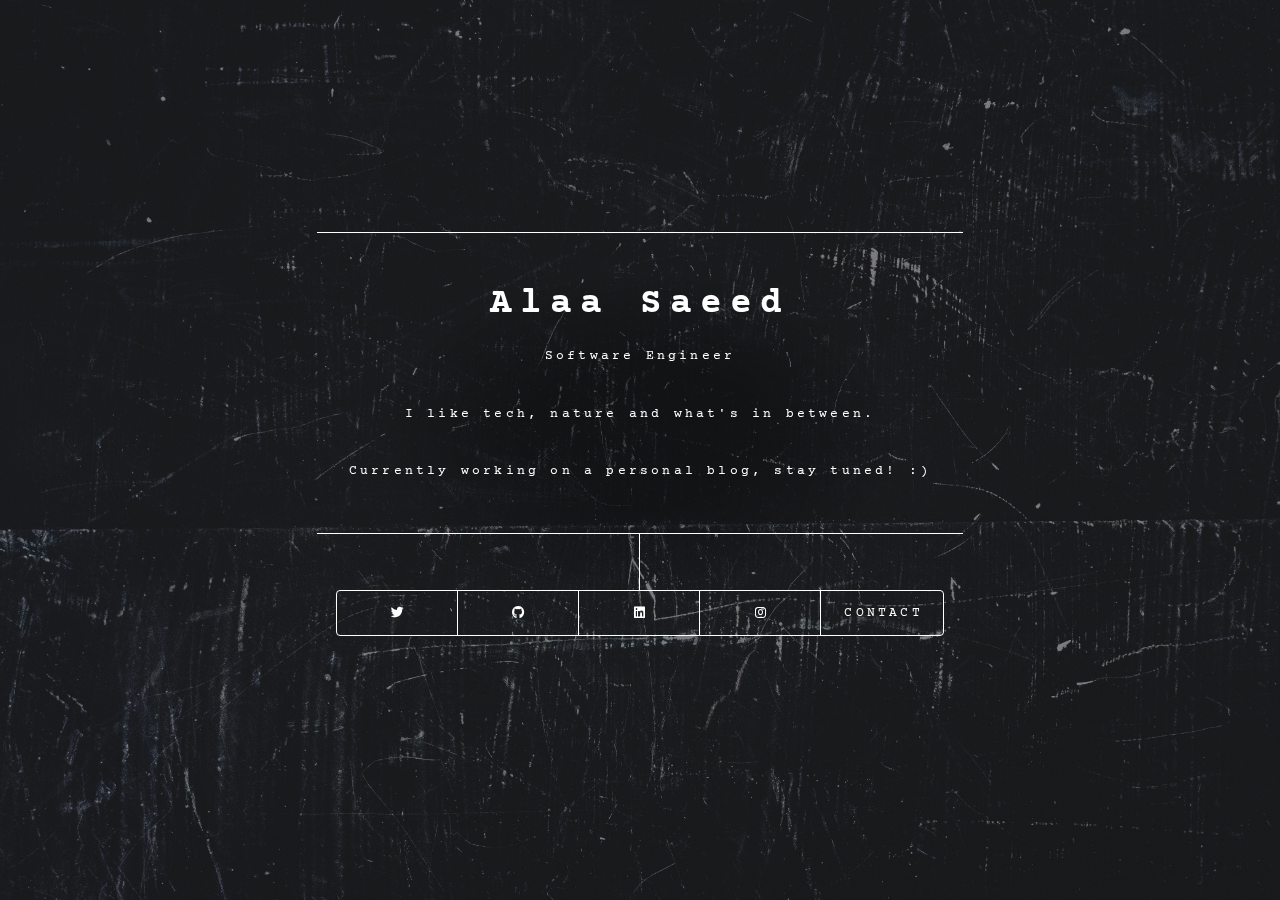
<file: index.html>
<!DOCTYPE HTML>

<html>
	<head>
		<title>Alaa Saeed</title>
		<meta charset="utf-8" />
		<meta name="viewport" content="width=device-width, initial-scale=1, user-scalable=no" />
		<link rel="stylesheet" href="assets/css/main.css" />
		<noscript><link rel="stylesheet" href="assets/css/noscript.css" /></noscript>
	</head>
	<body class="is-preload">

		<!-- Wrapper -->
			<div id="wrapper">

				<!-- Header -->
					<header id="header">

						<div class="content">
							<div class="inner">
								<h1>Alaa Saeed</h1>
								<p>Software Engineer</p>
								<p>I like tech, nature and what's in between.</p>
								<p> Currently working on a personal blog, stay tuned! :)</p>
							</div>
						</div>
						<nav>
							<ul>
								<li><a href="https://twitter.com/alsaedwy" class="icon brands fa-twitter"><span class="label">Twitter</span></a></li>
								<li><a href="https://github.com/alsaedwy" class="icon brands fa-github"><span class="label">Twitter</span></a></li>
								<li><a href="https://linkedin.com/in/alsaedwy" class="icon brands fa-linkedin"><span class="label">Twitter</span></a></li>
								<li><a href="https://www.instagram.com/alsaedwy/" class="icon brands fa-instagram"><span class="label">Instagram</span></a></li>
								<li><a href="#contact">Contact</a></li>
								<!--<li><a href="#elements">Elements</a></li>-->
							</ul>
						</nav>
					</header>

				<!-- Main -->
					<div id="main">

						<!-- Intro -->
							<article id="intro">
								<h2 class="major">Intro</h2>
								<span class="image main"><img src="images/pic01.jpg" alt="" /></span>
							</article>

						<!-- Work -->
							<article id="work">
								<h2 class="major">Work</h2>
								<span class="image main"><img src="images/pic02.jpg" alt="" /></span>
							</article>

						<!-- About -->
							<article id="contact">
								<h2 class="major">E-mail</h2>
								<p>alsaedwy@pm.me</p>
							</article>



						<!-- Elements -->
							<article id="elements">
								<h2 class="major">Elements</h2>

								<section>
									<h3 class="major">Text</h3>
									<p>This is <b>bold</b> and this is <strong>strong</strong>. This is <i>italic</i> and this is <em>emphasized</em>.
									This is <sup>superscript</sup> text and this is <sub>subscript</sub> text.
									This is <u>underlined</u> and this is code: <code>for (;;) { ... }</code>. Finally, <a href="#">this is a link</a>.</p>
									<hr />
									<h2>Heading Level 2</h2>
									<h3>Heading Level 3</h3>
									<h4>Heading Level 4</h4>
									<h5>Heading Level 5</h5>
									<h6>Heading Level 6</h6>
									<hr />
									<h4>Blockquote</h4>
									<blockquote>Fringilla nisl. Donec accumsan interdum nisi, quis tincidunt felis sagittis eget tempus euismod. Vestibulum ante ipsum primis in faucibus vestibulum. Blandit adipiscing eu felis iaculis volutpat ac adipiscing accumsan faucibus. Vestibulum ante ipsum primis in faucibus lorem ipsum dolor sit amet nullam adipiscing eu felis.</blockquote>
									<h4>Preformatted</h4>
									<pre><code>i = 0;

while (!deck.isInOrder()) {
    print 'Iteration ' + i;
    deck.shuffle();
    i++;
}

print 'It took ' + i + ' iterations to sort the deck.';</code></pre>
								</section>

								<section>
									<h3 class="major">Lists</h3>

									<h4>Unordered</h4>
									<ul>
										<li>Dolor pulvinar etiam.</li>
										<li>Sagittis adipiscing.</li>
										<li>Felis enim feugiat.</li>
									</ul>

									<h4>Alternate</h4>
									<ul class="alt">
										<li>Dolor pulvinar etiam.</li>
										<li>Sagittis adipiscing.</li>
										<li>Felis enim feugiat.</li>
									</ul>

									<h4>Ordered</h4>
									<ol>
										<li>Dolor pulvinar etiam.</li>
										<li>Etiam vel felis viverra.</li>
										<li>Felis enim feugiat.</li>
										<li>Dolor pulvinar etiam.</li>
										<li>Etiam vel felis lorem.</li>
										<li>Felis enim et feugiat.</li>
									</ol>
									<h4>Icons</h4>
									<ul class="icons">
										<li><a href="#" class="icon brands fa-twitter"><span class="label">Twitter</span></a></li>
										<li><a href="#" class="icon brands fa-facebook-f"><span class="label">Facebook</span></a></li>
										<li><a href="#" class="icon brands fa-instagram"><span class="label">Instagram</span></a></li>
										<li><a href="#" class="icon brands fa-github"><span class="label">Github</span></a></li>
									</ul>

									<h4>Actions</h4>
									<ul class="actions">
										<li><a href="#" class="button primary">Default</a></li>
										<li><a href="#" class="button">Default</a></li>
									</ul>
									<ul class="actions stacked">
										<li><a href="#" class="button primary">Default</a></li>
										<li><a href="#" class="button">Default</a></li>
									</ul>
								</section>

								<section>
									<h3 class="major">Table</h3>
									<h4>Default</h4>
									<div class="table-wrapper">
										<table>
											<thead>
												<tr>
													<th>Name</th>
													<th>Description</th>
													<th>Price</th>
												</tr>
											</thead>
											<tbody>
												<tr>
													<td>Item One</td>
													<td>Ante turpis integer aliquet porttitor.</td>
													<td>29.99</td>
												</tr>
												<tr>
													<td>Item Two</td>
													<td>Vis ac commodo adipiscing arcu aliquet.</td>
													<td>19.99</td>
												</tr>
												<tr>
													<td>Item Three</td>
													<td> Morbi faucibus arcu accumsan lorem.</td>
													<td>29.99</td>
												</tr>
												<tr>
													<td>Item Four</td>
													<td>Vitae integer tempus condimentum.</td>
													<td>19.99</td>
												</tr>
												<tr>
													<td>Item Five</td>
													<td>Ante turpis integer aliquet porttitor.</td>
													<td>29.99</td>
												</tr>
											</tbody>
											<tfoot>
												<tr>
													<td colspan="2"></td>
													<td>100.00</td>
												</tr>
											</tfoot>
										</table>
									</div>

									<h4>Alternate</h4>
									<div class="table-wrapper">
										<table class="alt">
											<thead>
												<tr>
													<th>Name</th>
													<th>Description</th>
													<th>Price</th>
												</tr>
											</thead>
											<tbody>
												<tr>
													<td>Item One</td>
													<td>Ante turpis integer aliquet porttitor.</td>
													<td>29.99</td>
												</tr>
												<tr>
													<td>Item Two</td>
													<td>Vis ac commodo adipiscing arcu aliquet.</td>
													<td>19.99</td>
												</tr>
												<tr>
													<td>Item Three</td>
													<td> Morbi faucibus arcu accumsan lorem.</td>
													<td>29.99</td>
												</tr>
												<tr>
													<td>Item Four</td>
													<td>Vitae integer tempus condimentum.</td>
													<td>19.99</td>
												</tr>
												<tr>
													<td>Item Five</td>
													<td>Ante turpis integer aliquet porttitor.</td>
													<td>29.99</td>
												</tr>
											</tbody>
											<tfoot>
												<tr>
													<td colspan="2"></td>
													<td>100.00</td>
												</tr>
											</tfoot>
										</table>
									</div>
								</section>

								<section>
									<h3 class="major">Buttons</h3>
									<ul class="actions">
										<li><a href="#" class="button primary">Primary</a></li>
										<li><a href="#" class="button">Default</a></li>
									</ul>
									<ul class="actions">
										<li><a href="#" class="button">Default</a></li>
										<li><a href="#" class="button small">Small</a></li>
									</ul>
									<ul class="actions">
										<li><a href="#" class="button primary icon solid fa-download">Icon</a></li>
										<li><a href="#" class="button icon solid fa-download">Icon</a></li>
									</ul>
									<ul class="actions">
										<li><span class="button primary disabled">Disabled</span></li>
										<li><span class="button disabled">Disabled</span></li>
									</ul>
								</section>

								<section>
									<h3 class="major">Form</h3>
									<form method="post" action="#">
										<div class="fields">
											<div class="field half">
												<label for="demo-name">Name</label>
												<input type="text" name="demo-name" id="demo-name" value="" placeholder="Jane Doe" />
											</div>
											<div class="field half">
												<label for="demo-email">Email</label>
												<input type="email" name="demo-email" id="demo-email" value="" placeholder="jane@untitled.tld" />
											</div>
											<div class="field">
												<label for="demo-category">Category</label>
												<select name="demo-category" id="demo-category">
													<option value="">-</option>
													<option value="1">Manufacturing</option>
													<option value="1">Shipping</option>
													<option value="1">Administration</option>
													<option value="1">Human Resources</option>
												</select>
											</div>
											<div class="field half">
												<input type="radio" id="demo-priority-low" name="demo-priority" checked>
												<label for="demo-priority-low">Low</label>
											</div>
											<div class="field half">
												<input type="radio" id="demo-priority-high" name="demo-priority">
												<label for="demo-priority-high">High</label>
											</div>
											<div class="field half">
												<input type="checkbox" id="demo-copy" name="demo-copy">
												<label for="demo-copy">Email me a copy</label>
											</div>
											<div class="field half">
												<input type="checkbox" id="demo-human" name="demo-human" checked>
												<label for="demo-human">Not a robot</label>
											</div>
											<div class="field">
												<label for="demo-message">Message</label>
												<textarea name="demo-message" id="demo-message" placeholder="Enter your message" rows="6"></textarea>
											</div>
										</div>
										<ul class="actions">
											<li><input type="submit" value="Send Message" class="primary" /></li>
											<li><input type="reset" value="Reset" /></li>
										</ul>
									</form>
								</section>

							</article>

					</div>

				<!-- Footer -->
					<footer id="footer">	</footer>

			</div>

		<!-- BG -->
			<div id="bg"></div>

		<!-- Scripts -->
			<script src="assets/js/jquery.min.js"></script>
			<script src="assets/js/browser.min.js"></script>
			<script src="assets/js/breakpoints.min.js"></script>
			<script src="assets/js/util.js"></script>
			<script src="assets/js/main.js"></script>

	</body>
</html>
</file>
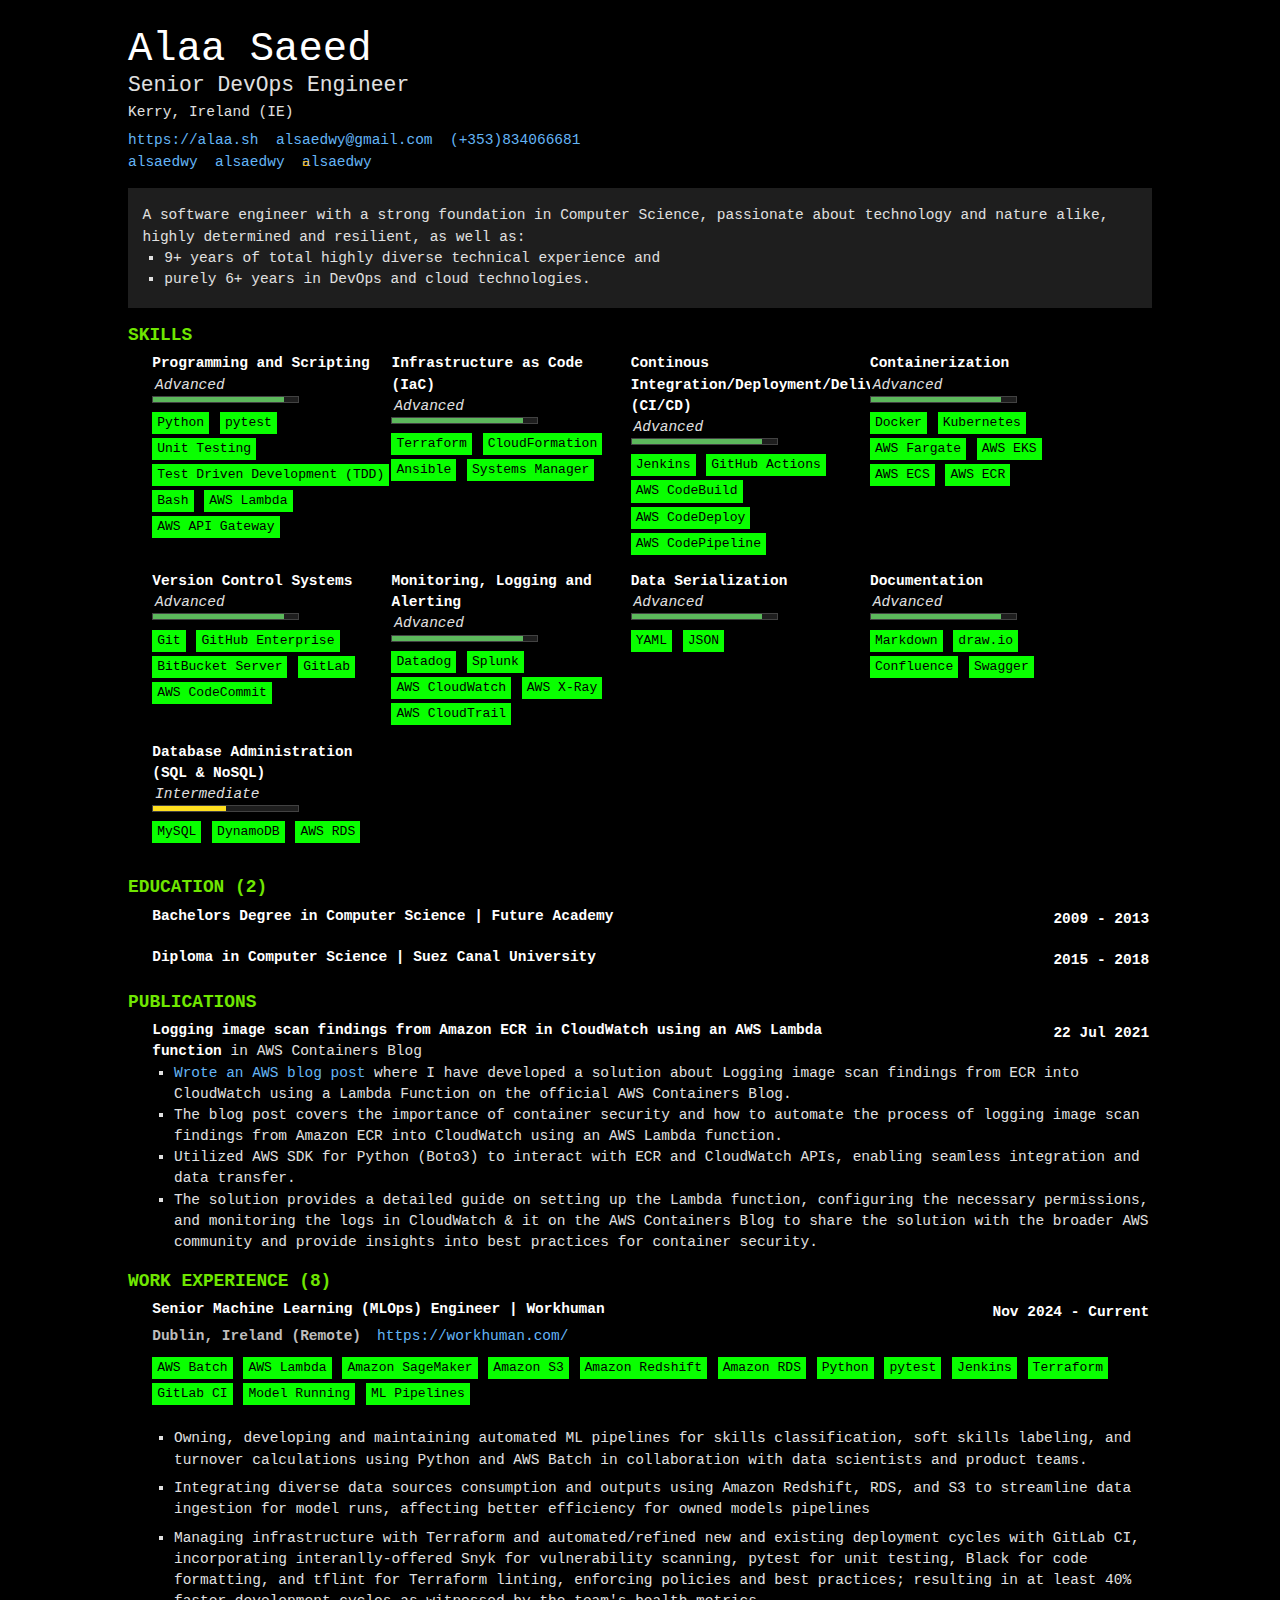
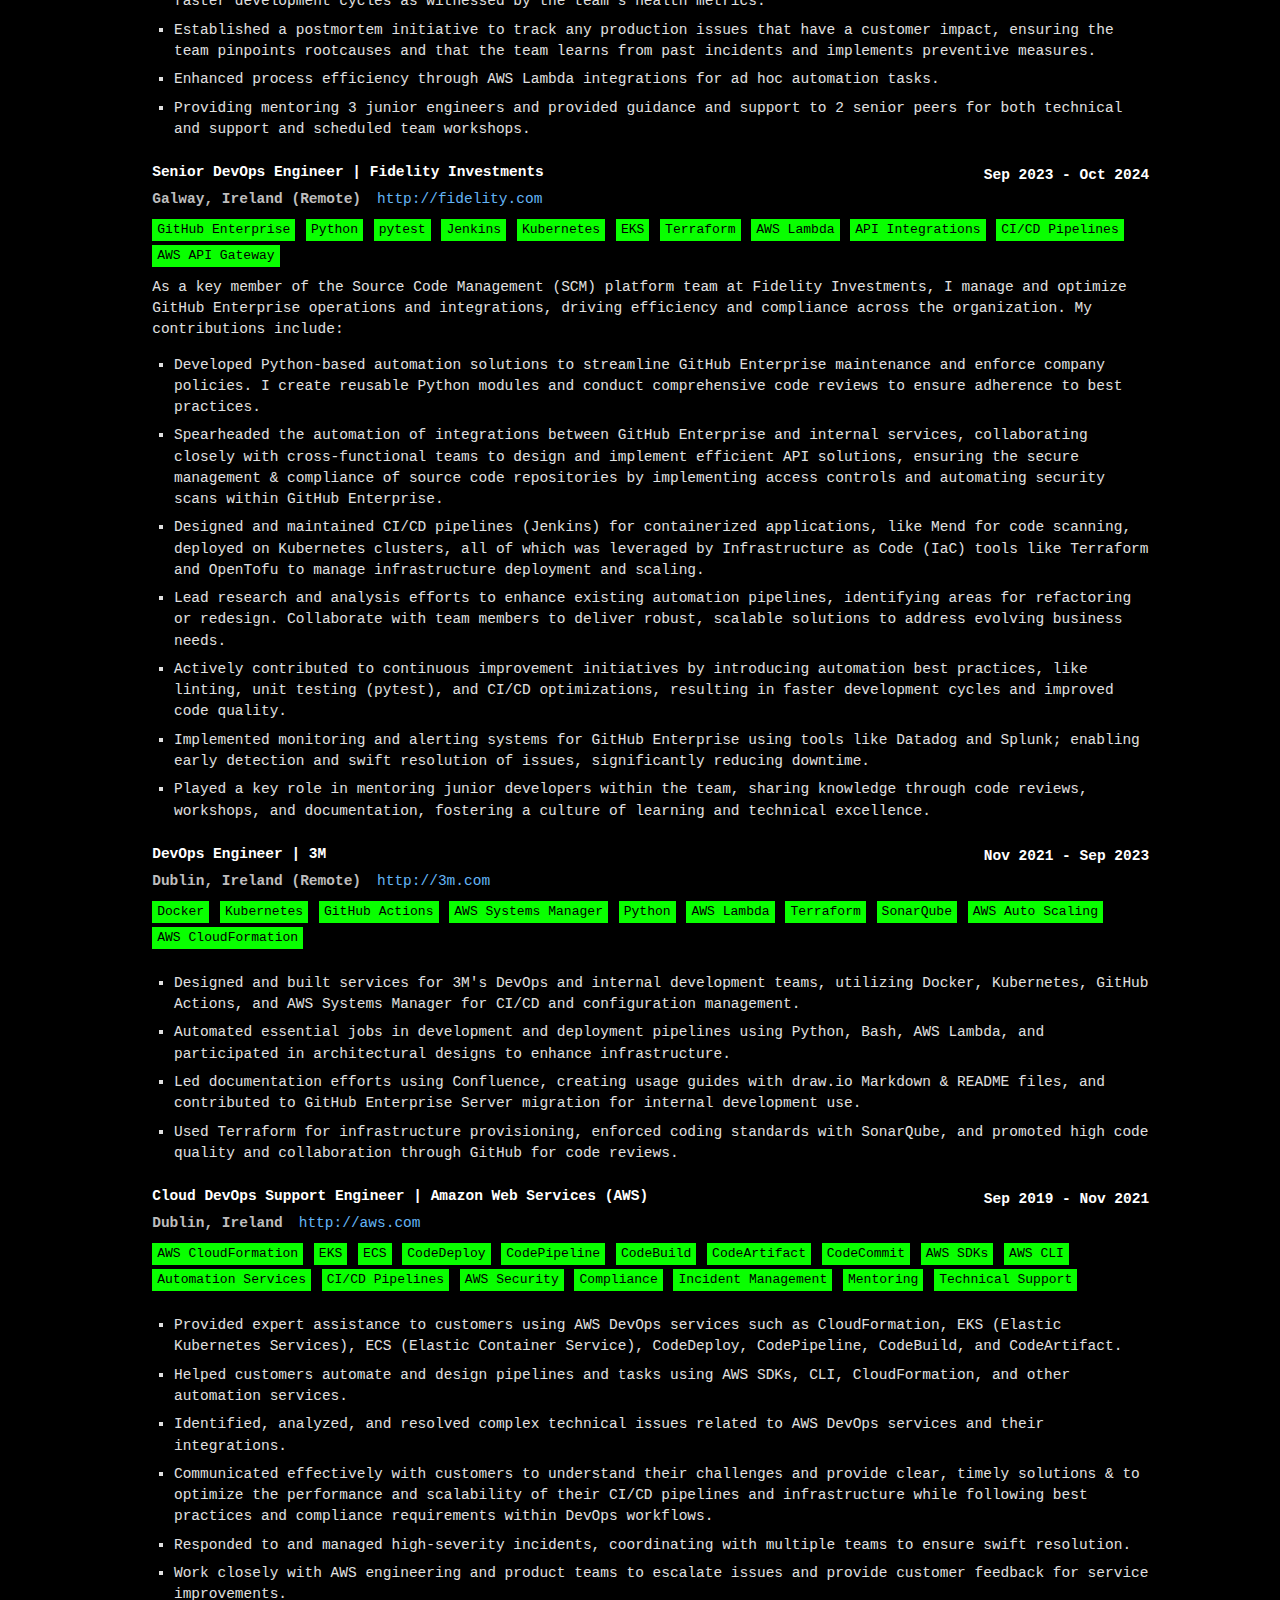
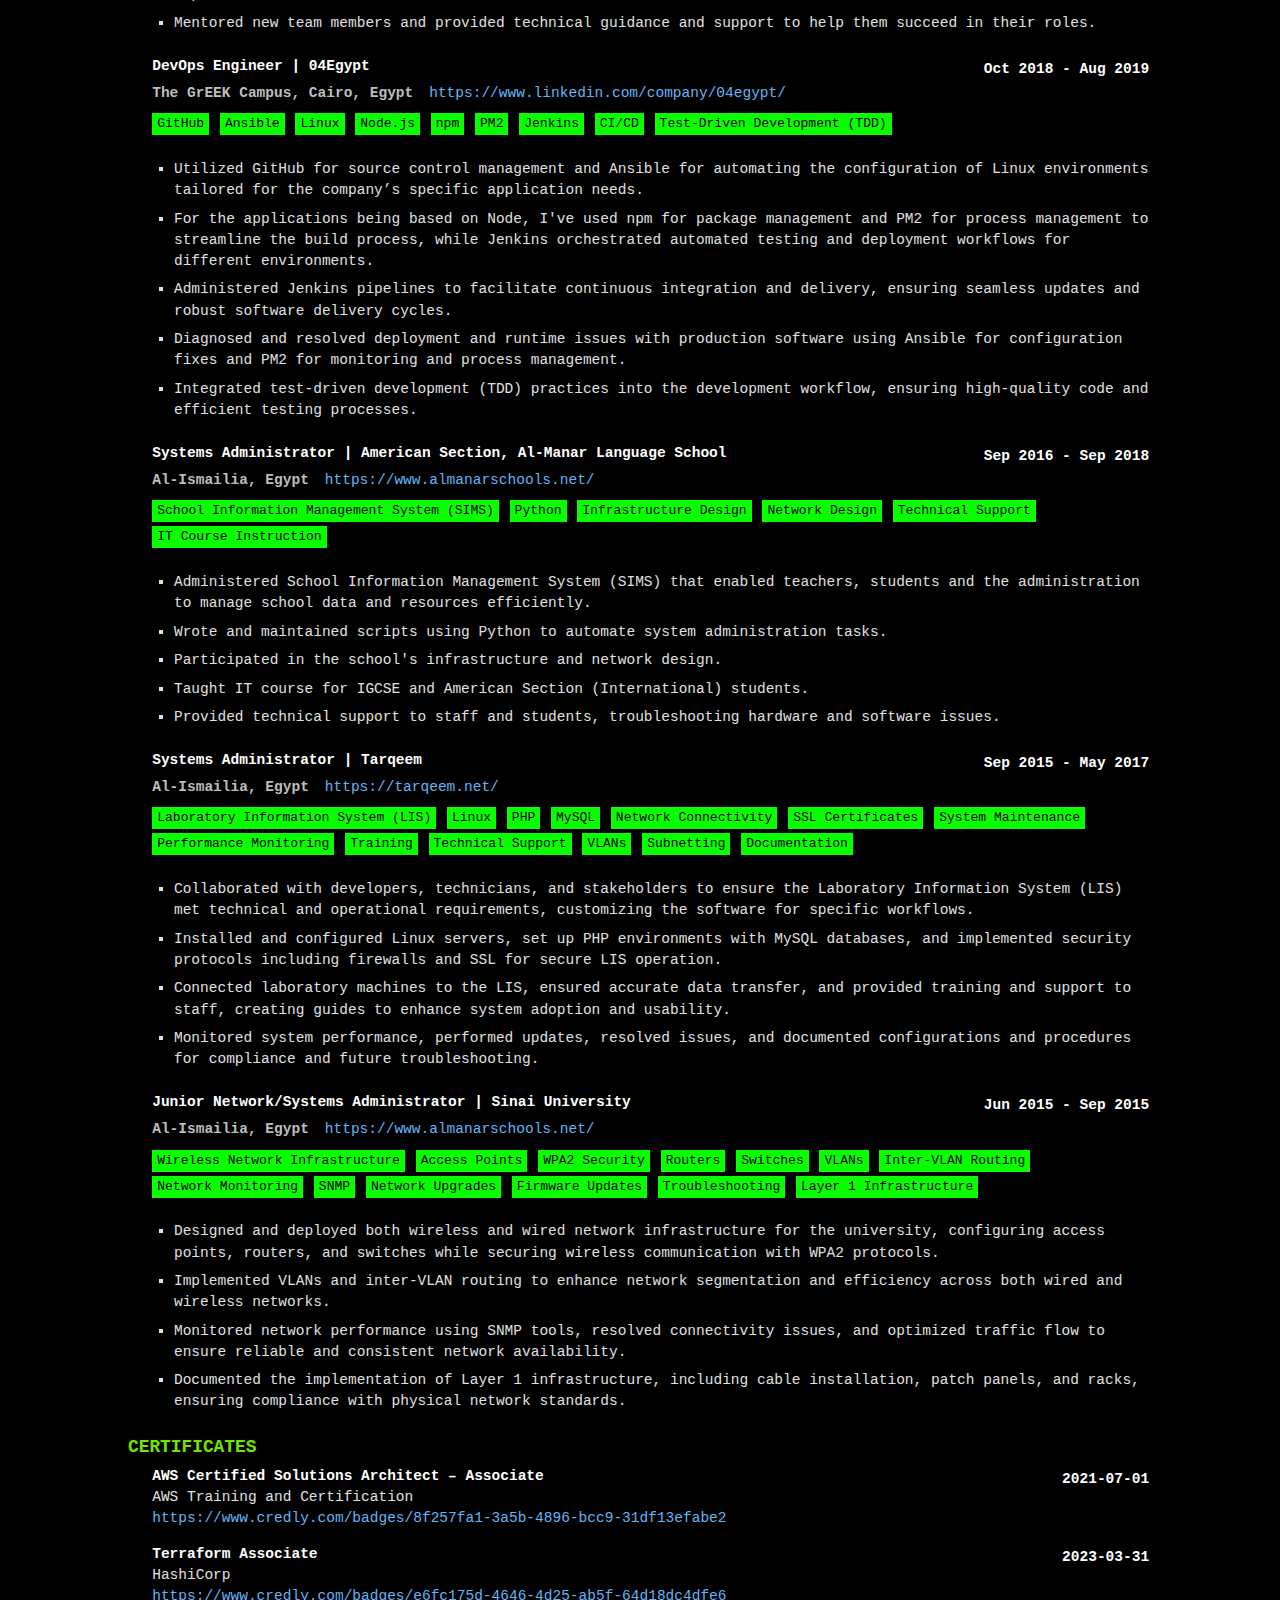
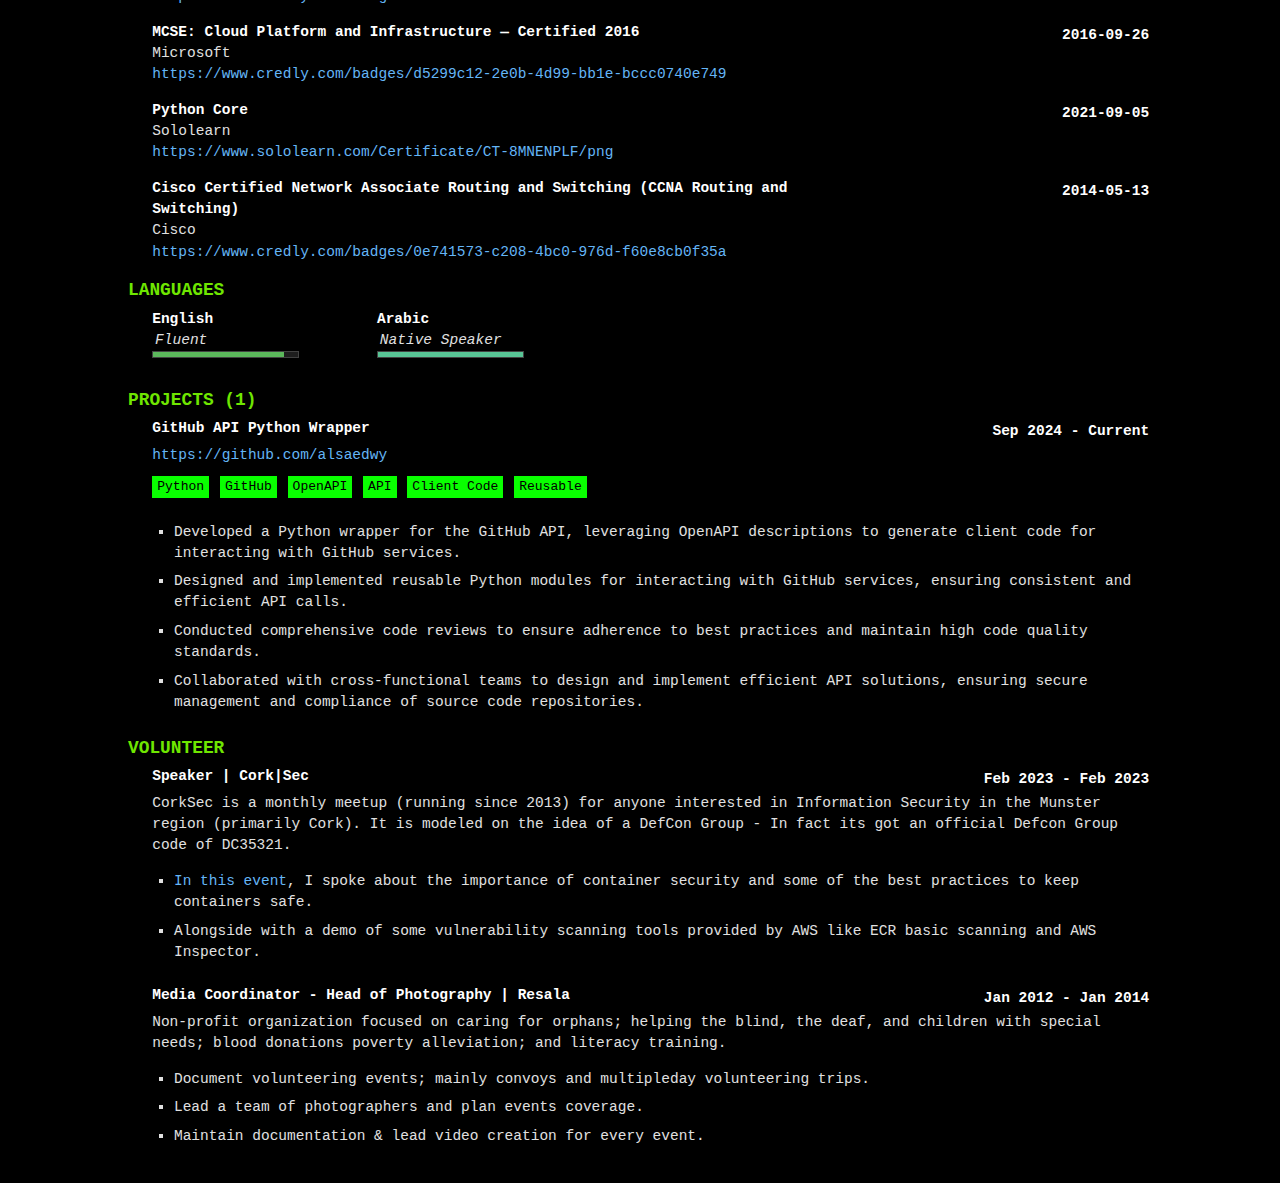
<file: cv.html>
<!doctype html>
<html>
  <head>
  <meta charset="utf-8">
  <meta name="viewport" content="width=device-width, initial-scale=1.0, user-scalable=no" />
  <title>Alaa Saeed</title>
  <link rel="stylesheet" href="https://use.fontawesome.com/releases/v5.15.4/css/all.css" integrity="sha384-DyZ88mC6Up2uqS4h/KRgHuoeGwBcD4Ng9SiP4dIRy0EXTlnuz47vAwmeGwVChigm" crossorigin="anonymous"/>
  <style>
  /********************************************
* 	reset from
* 	http://meyerweb.com/eric/tools/css/reset/
*******************************************/

html,
body,
div,
span,
applet,
object,
iframe,
h1,
h2,
h3,
h4,
h5,
h6,
p,
blockquote,
pre,
a,
abbr,
acronym,
address,
big,
cite,
code,
del,
dfn,
em,
img,
ins,
kbd,
q,
s,
samp,
small,
strike,
strong,
sub,
sup,
tt,
var,
b,
u,
i,
center,
dl,
dt,
dd,
ol,
ul,
li,
fieldset,
form,
label,
legend,
table,
caption,
tbody,
tfoot,
thead,
tr,
th,
td,
article,
aside,
canvas,
details,
embed,
figure,
figcaption,
footer,
header,
hgroup,
menu,
nav,
output,
ruby,
section,
summary,
time,
mark,
audio,
video {
  margin: 0;
  padding: 0;
  border: 0;
  font-size: 100%;
  vertical-align: baseline;
}

article,
aside,
details,
figcaption,
figure,
footer,
header,
hgroup,
menu,
nav,
section {
  display: block;
}

body {
  line-height: 1.5;
}

ol,
ul {
  list-style: none;
}

blockquote,
q {
  quotes: none;
}

blockquote:before,
blockquote:after,
q:before,
q:after {
  content: none;
}

table {
  border-collapse: collapse;
  border-spacing: 0;
}

/****************
*	COMMONS
****************/

body,
html {
  font-family: 'Consolas', monospace;
  font-size: 14.5px;
  color: #e0e0e0; /* Light gray text color */
  background-color: #000000; /* Dark background color changed from 121212 */
  font-weight: 400;
  letter-spacing: 0;
  line-height: 1.46153846;
  text-align: left;
}

p {
  display: block;
}

a {
  color: #64b5f6; /* Light blue link color */
  text-decoration: none;
}

a:hover {
  color: #90caf9; /* Lighter blue on hover */
  text-decoration: underline;
}

li {
  list-style-type: square;
  list-style-position: outside;
  margin-left: 1.3em;
  color: #e0e0e0; /* Light gray list items */
}

h1 {
  font-size: 2rem;
  color: #ffffff; /* White heading */
}

h2 {
  font-size: 1.67rem;
  color: #f5f5f5;
}

h3 {
  font-size: 1rem;
  color: #e0e0e0;
}

em {
  color: #b0b0b0; /* Light gray emphasis */
}

blockquote {
  margin-bottom: 1em;
  color: #cfcfcf;
  border-left: 4px solid #424242;
  padding-left: 1em;
}

strong {
  font-weight: 700;
  color: #000000;
}

/* main container */

#resume {
  padding: 0rem;
  margin: 1cm;
}

/* every section wrapper */

.section {
  margin-bottom: 1rem;
  page-break-inside : avoid !important;
}

section .location {
  margin-right: 0.5em;
  color: #bdbdbd;
  font-weight: 700;
}

#contact {
  margin-top: 0.5rem;
}

#profiles .item {
  padding: 0;
}

#header > #profiles,
#header > #contact,
#skills,
#languages,
#interests {
  display: flex;
  flex-flow: row wrap;
  justify-content: flex-start;
}

#header > div {
  line-height: 1.5;
}

#header > div > div {
  margin-right: 1.2em;
}

#header h1.name {
  font-size: 2.8rem;
  font-weight: 100;
  line-height: 100%;
  color: #ffffff;
}

#header h2.label {
  color: #e0e0e0;
  font-size: 1.47rem;
  font-weight: 300;
}

#header .image {
  width: 11em;
  float: right;
  border-radius: 4px;
}

.main-summary {
  background: #1e1e1e; /* Darker background */
  padding: 1.2em 1em;
  margin-top: 1rem;
  color: #e0e0e0;
}

.main-summary p {
  margin: 0;
}

.section-title {
  /* display: inline-block; */
  display: block;
  background: #000000;
  padding: 0 1em 0.3em 0;
  color: #6fe600; 
  text-transform: uppercase;
  font-weight: 600;
  border: none;
  font-size: 1.23rem;
  page-break-after: avoid !important;
}

.section > header {
  position: relative;
}

.fa {
  margin-right: 0.25em;
  color: #e0e0e0;
}

.section > header::after {
  position: absolute;
  left: 0;
  top: 0.7em;
  height: 1px;
  background: #424242; /* Darker line */
  content: "";
  width: 100%;
  z-index: -100;
  display: block;
}

.section.main-summary > section {
  margin: 0;
}

.section > section > header {
  font-size: 1.38rem;
  position: relative;
  margin-top: 0.7em;
  color: #ffffff;
}

.section > section > header:first-of-type {
  margin: 0;
}

.section > section > header .space-left {
  position: absolute;
  left: -1.56rem;
  top: 5px;
  color: #757575;
  line-height: 1;
  opacity: 0;
}

.position,
.company,
.organization,
.institution,
.date,
.area,
.studyType,
.title,
.awarder {
  display: inline;
}

.position,
.studyType,
.area,
.title,
.language,
.name {
  font-weight: 600;
  color: #ffffff;
  page-break-after: avoid !important;
}

.company::before,
.institution::before,
.organization::before,
.awarder::before {
  content: "at ";
}

.company,
.institution,
.organization,
.awarder {
  color: #ffffff;
  font-weight: 600;
}

.section header .date {
  display: block;
  font-size: 1rem;
  padding: 0.1em 0;
  color: #bdbdbd;
  font-weight: 400;
}

.keywords,
.courses {
  margin: 0.5em 0;
  page-break-inside : avoid;
}

.keywords li,
.courses li {
  display: inline-block;
  margin: 2px 2px 2px 0;
  padding: 4px 5px 5px;
  font-size: 0.9rem;
  line-height: 1;
  color: #000000; /* Light blue text */
  background-color: #09ff00; /* Dark background */
  border: 2 solid #ffffff;
  white-space: nowrap;
}

.keywords li:hover,
.courses li:hover {
  background: #d4d4d4;
}



.highlights {
  margin: 1em 0 0 0;
  color: #e0e0e0;
}

.highlights > li > p {
  margin-bottom: 0.5em;
}

.item {
  overflow: scroll;
}

.gpa {
  clear: both;
  padding-bottom: 0.5em;
  color: #e0e0e0;
}

.fa.social {
  font-size: 1.1em;
  color: #e0e0e0;
}

/* Social Media Brand Colors */

.google-plus {
  color: #d32f2f;
}

.tumblr {
  color: #455a64;
}

.foursquare {
  color: #0288d1;
}

.facebook {
  color: #3b5998;
}

.linkedin {
  color: #0277bd;
}

.pinterest {
  color: #c62828;
}

.dribbble {
  color: #ad1457;
}

.instagram {
  color: #c2185b;
}

.twitter {
  color: #29b6f6;
}

.soundcloud {
  color: #ff7043;
}

.wordpress {
  color: #1e88e5;
}

.youtube {
  color: #d32f2f;
}

.github {
  color: #fafafa;
}

.stack-overflow {
  color: #ffb300;
  position: relative;
}

.flickr {
  color: #d81b60;
}

.reddit {
  color: #ff7043;
}

.hacker-news {
  color: #ffa726;
}

.stack-overflow::after {
  position: absolute;
  left: 0;
  content: "\f16c";
  color: #ffb300;
  overflow: hidden;
  height: 100%;
}

.telegram {
  color: #29b6f6;
}

#languages .item,
#skills .item,
#interests .item {
  width: 15em;
  padding: 0 0.5em 0.5em 0;
  border-bottom: none;
  color: #e0e0e0;
  page-break-inside : avoid;
  /* page-break-after : avoid ! important; */
  page-break-before : avoid !important;
}

#skills .item {
  width: 16em;
}

#skills .item .keywords {
  width: 15em;
}

/* Skill chart */

.level {
  margin-bottom: 0.5em;
}

.level em {
  padding-left: 0.2em;
  color: #e0e0e0;
}

.level .bar {
  border: 1px solid #424242;
  display: block;
  width: 10em;
  height: 5px;
  position: relative;
  background: #1e1e1e;
}

.level .bar::after {
  position: absolute;
  content: "";
  top: 0;
  left: 0;
  background: #64b5f6;
  height: 5px;
}

.level.beginner .bar::after {
  width: 2.5em;
}

.level.intermediate .bar::after {
  background: #ffdf1f;
  width: 5em;
}

.level.advanced .bar::after,
.level.fluent .bar::after {
  background: #5cb85c;
  width: 9em;
}

.level.master .bar::after,
.level.native.speaker .bar::after {
  background: #59c596;
  width: 10em;
}

#references .item {
  padding-left: 0.5em;
  border-left: 5px solid #ffab40; /* Darker orange */
  color: #e0e0e0;
}


/* .section >  .section-title{
  page-break-after : avoid ! important;
} */

.section > section > section {
  margin-bottom: 1rem;
  color: #e0e0e0;
  page-break-inside : avoid ! important;
}

/******************
*	HELPER CLASSES
******************/

.clear::after {
  content: "";
  display: table;
  clear: both;
}

.display {
  display: block;
  opacity: 1 !important;
}

/****************
*		TABLET
****************/

@media screen and (min-width: 602px) {
  #resume {
    width: 80%;
    margin: 0 auto;
  }
  .section header .date {
    float: right;
    font-weight: 600;
    color: #ffffff;
  }
}

/****************
*		LAPTOP
****************/

@media screen and (min-width: 1025px) {
  li {
    margin-left: 1.5em;
  }
  #resume {
    /* width: 90%;
    height: 70%; */
    /* margin: 2cm auto; */
    margin: 2rem auto;
  }
  .section > section > header .space-left {
    opacity: 1;
    cursor: pointer;
  }
  .section > section:not(.main-summary) {
    margin-left: 1.67rem;
  }
  .company::before,
  .institution::before,
  .organization::before,
  .awarder::before {
    content: "| ";
  }
  .header-left {
    float: left;
    width: 70%;
    word-break: normal;
  }
  .section header .date {
    padding: 0.2em;
  }
  .display {
    display: none;
  }
  .display:not(.none) {
    display: block;
  }
}


  </style>
  
  </head>
  <body>
  
  <div id="resume">
    	<header id="header" class="clear">
    		<div>
    			<h1 class="name">Alaa Saeed</h1>
    			<h2 class="label">Senior DevOps Engineer</h2>
    		</div>
    
    		<span class="location">
    			<span class="city">Kerry,</span>
    			<span class="region">Ireland</span>
    			<span class="countryCode">(IE)</span>
    		</span>
    
    
    		<div id="contact">
    			<div class="website">
    				<span class="fas fa-external-link-alt"></span>
    				<a class="hide-href-print" target="_blank" target="_blank" href="https://alaa.sh">https://alaa.sh</a>
    			</div>
    			<div class="email">
    				<span class="far fa-envelope"></span>
    				<a class="hide-href-print" href="mailto:alsaedwy@gmail.com">alsaedwy@gmail.com</a>
    			</div>
    			<div class="phone">
    				<span class="fas fa-mobile-alt"></span>
    				<a class="hide-href-print" href="tel:(+353)834066681">(+353)834066681</a>
    			</div>
    		</div>
    
    		<div id="profiles">
    			<div class="item">
    				<div class="username">
    					<span class="fab fa-github github social"></span>
    					<span class="url">
    						<a target="_blank" href="https://github.com/alsaedwy">alsaedwy</a>
    					</span>
    				</div>
    			</div>
    			<div class="item">
    				<div class="username">
    					<span class="fab fa-linkedin linkedin social"></span>
    					<span class="url">
    						<a target="_blank" href="https://www.linkedin.com/in/alsaedwy/">alsaedwy</a>
    					</span>
    				</div>
    			</div>
    			<div class="item">
    				<div class="username">
    					<span class="fab fa-stack-overflow stack-overflow social"></span>
    					<span class="url">
    						<a target="_blank" href="https://stackoverflow.com/users/8805623/alsaedwy">alsaedwy</a>
    					</span>
    				</div>
    			</div>
    		</div>
    	</header>
    
    	<section class="section">
    		<section class="main-summary">
    			<div><p><p>A software engineer with a strong foundation in Computer Science, passionate about technology and nature alike, highly determined and resilient, as well as:</p></p><p><ul></p><p><li>9+ years of total highly diverse technical experience and</li></p><p><li>purely 6+ years in DevOps and cloud technologies.</li></p><p></ul></p></div>
    		</section>
    	</section>
    
    <section class="section">
    	<header>
    		<h2 class='section-title'>Skills</h2>
    	</header>
    	<section id="skills">
    		<div class="item">
    			<h3 class="name">
    				Programming and Scripting
    			</h3>
    			 
    			<div class="level advanced">
    				<em>Advanced</em>
    				<div class="bar"></div>
    			</div>
    			<ul class="keywords">
    				<li>Python</li>
    				<li>pytest</li>
    				<li>Unit Testing</li>
    				<li>Test Driven Development (TDD)</li>
    				<li>Bash</li>
    				<li>AWS Lambda</li>
    				<li>AWS API Gateway</li>
    			</ul>
    		</div>
    		<div class="item">
    			<h3 class="name">
    				Infrastructure as Code (IaC)
    			</h3>
    			 
    			<div class="level advanced">
    				<em>Advanced</em>
    				<div class="bar"></div>
    			</div>
    			<ul class="keywords">
    				<li>Terraform</li>
    				<li>CloudFormation</li>
    				<li>Ansible</li>
    				<li>Systems Manager</li>
    			</ul>
    		</div>
    		<div class="item">
    			<h3 class="name">
    				Continous Integration/Deployment/Delivery (CI/CD)
    			</h3>
    			 
    			<div class="level advanced">
    				<em>Advanced</em>
    				<div class="bar"></div>
    			</div>
    			<ul class="keywords">
    				<li>Jenkins</li>
    				<li>GitHub Actions</li>
    				<li>AWS CodeBuild</li>
    				<li>AWS CodeDeploy</li>
    				<li>AWS CodePipeline</li>
    			</ul>
    		</div>
    		<div class="item">
    			<h3 class="name">
    				Containerization
    			</h3>
    			 
    			<div class="level advanced">
    				<em>Advanced</em>
    				<div class="bar"></div>
    			</div>
    			<ul class="keywords">
    				<li>Docker</li>
    				<li>Kubernetes</li>
    				<li>AWS Fargate</li>
    				<li>AWS EKS</li>
    				<li>AWS ECS</li>
    				<li>AWS ECR</li>
    			</ul>
    		</div>
    		<div class="item">
    			<h3 class="name">
    				Version Control Systems
    			</h3>
    			 
    			<div class="level advanced">
    				<em>Advanced</em>
    				<div class="bar"></div>
    			</div>
    			<ul class="keywords">
    				<li>Git</li>
    				<li>GitHub Enterprise</li>
    				<li>BitBucket Server</li>
    				<li>GitLab</li>
    				<li>AWS CodeCommit</li>
    			</ul>
    		</div>
    		<div class="item">
    			<h3 class="name">
    				Monitoring, Logging and Alerting
    			</h3>
    			 
    			<div class="level advanced">
    				<em>Advanced</em>
    				<div class="bar"></div>
    			</div>
    			<ul class="keywords">
    				<li>Datadog</li>
    				<li>Splunk</li>
    				<li>AWS CloudWatch</li>
    				<li>AWS X-Ray</li>
    				<li>AWS CloudTrail</li>
    			</ul>
    		</div>
    		<div class="item">
    			<h3 class="name">
    				Data Serialization
    			</h3>
    			 
    			<div class="level advanced">
    				<em>Advanced</em>
    				<div class="bar"></div>
    			</div>
    			<ul class="keywords">
    				<li>YAML</li>
    				<li>JSON</li>
    			</ul>
    		</div>
    		<div class="item">
    			<h3 class="name">
    				Documentation
    			</h3>
    			 
    			<div class="level advanced">
    				<em>Advanced</em>
    				<div class="bar"></div>
    			</div>
    			<ul class="keywords">
    				<li>Markdown</li>
    				<li>draw.io</li>
    				<li>Confluence</li>
    				<li>Swagger</li>
    			</ul>
    		</div>
    		<div class="item">
    			<h3 class="name">
    				Database Administration (SQL &amp; NoSQL)
    			</h3>
    			 
    			<div class="level intermediate">
    				<em>Intermediate</em>
    				<div class="bar"></div>
    			</div>
    			<ul class="keywords">
    				<li>MySQL</li>
    				<li>DynamoDB</li>
    				<li>AWS RDS</li>
    			</ul>
    		</div>
    	</section>
    </section>
    <section class="section">
      <header>
        <h2 class='section-title'>Education <span class="item-count">(2)</span></h2>
      </header>
    
      <section id="education">
        <section class="education-item">
          <header class="clear">
            <div class="date">
              <span class="startDate">
              2009
              </span>
              <span class="endDate">
              - 2013
              </span>
            </div>
            <div class="header-left">
              <div class="studyType">
                Bachelors Degree in
              </div>
              <div class="area">
                Computer Science
              </div>
              <div class="institution">
                Future Academy
              </div>
            </div>
          </header>
    
    
    
          <div class="item">
          </div>
        </section>
        <section class="education-item">
          <header class="clear">
            <div class="date">
              <span class="startDate">
              2015
              </span>
              <span class="endDate">
              - 2018
              </span>
            </div>
            <div class="header-left">
              <div class="studyType">
                Diploma in
              </div>
              <div class="area">
                Computer Science
              </div>
              <div class="institution">
                Suez Canal University
              </div>
            </div>
          </header>
    
    
    
          <div class="item">
          </div>
        </section>
      </section>
    </section>
    <section class="section">
      <header>
        <h2 class='section-title'>Publications</h2>
      </header>
      <section id="publications">
        <section class="publication-item">
          <label for="publication-item-0"></label>
    
          <header class="clear">
            <span class="date">
              22 Jul 2021
            </span>
            <div class="header-left">
              <span class="name">
                Logging image scan findings from Amazon ECR in CloudWatch using an AWS Lambda function
              </span>
              <span class="publisher">
                in AWS Containers Blog
              </span>
            </div>
           
          </header>
    
          <div class="item">
            <div class="summary"><p><ul></p><p><li><a href="https://aws.amazon.com/blogs/containers/logging-image-scan-findings-from-amazon-ecr-in-cloudwatch-using-an-aws-lambda-function/">Wrote an AWS blog post</a> where I have developed a solution about Logging image scan findings from ECR into CloudWatch using a Lambda Function on the official AWS Containers Blog.</li></p><p><li>The blog post covers the importance of container security and how to automate the process of logging image scan findings from Amazon ECR into CloudWatch using an AWS Lambda function.</li></p><p><li>Utilized AWS SDK for Python (Boto3) to interact with ECR and CloudWatch APIs, enabling seamless integration and data transfer.</li></p><p><li>The solution provides a detailed guide on setting up the Lambda function, configuring the necessary permissions, and monitoring the logs in CloudWatch &amp; it on the AWS Containers Blog to share the solution with the broader AWS community and provide insights into best practices for container security.</li></p><p></ul></p></div>
          </div>
        </section>
      </section>
    </section>
    <section class="section">
      <header>
        <h2 class='section-title'>Work Experience <span class="item-count">(8)</span></h2>
      </header>
    
      <section id="work">
        <section class="work-item">
    
    
          <header class="clear">
            <div class="date">
              <span class="startDate">Nov 2024</span>
              <span class="endDate">- Current</span>
            </div>
            <div class="position">Senior Machine Learning (MLOps) Engineer</div>
            <div class="company">Workhuman</div>
          </header>
    
          <span class="fas fa-map-marker-alt"></span>
          <span class="location">Dublin, Ireland (Remote)</span>
          <span class="url">
            <span class="fas fa-external-link-alt"></span>
            <a target="_blank" href="https://workhuman.com/">https://workhuman.com/</a>
          </span>  
          <ul class="keywords">
            <li>AWS Batch</li>
            <li>AWS Lambda</li>
            <li>Amazon SageMaker</li>
            <li>Amazon S3</li>
            <li>Amazon Redshift</li>
            <li>Amazon RDS</li>
            <li>Python</li>
            <li>pytest</li>
            <li>Jenkins</li>
            <li>Terraform</li>
            <li>GitLab CI</li>
            <li>Model Running</li>
            <li>ML Pipelines</li>
          </ul>
          <div class="item" id="work-item">
            <ul class="highlights">
              <li><p><p>Owning, developing and maintaining automated ML pipelines for skills classification, soft skills labeling, and turnover calculations using Python and AWS Batch in collaboration with data scientists and product teams.</p></p></li>
              <li><p><p>Integrating diverse data sources consumption and outputs using Amazon Redshift, RDS, and S3 to streamline data ingestion for model runs, affecting better efficiency for owned models pipelines</p></p></li>
              <li><p><p>Managing infrastructure with Terraform and automated/refined new and existing deployment cycles with GitLab CI, incorporating interanlly-offered Snyk for vulnerability scanning, pytest for unit testing, Black for code formatting, and tflint for Terraform linting, enforcing policies and best practices; resulting in at least 40% faster development cycles as witnessed by the team's health metrics.</p></p></li>
              <li><p><p>Established a postmortem initiative to track any production issues that have a customer impact, ensuring the team pinpoints rootcauses and that the team learns from past incidents and implements preventive measures.</p></p></li>
              <li><p><p>Enhanced process efficiency through AWS Lambda integrations for ad hoc automation tasks.</p></p></li>
              <li><p><p>Providing mentoring 3 junior engineers and provided guidance and support to 2 senior peers for both technical and support and scheduled team workshops.</p></p></li>
            </ul>
          </div>
        </section>
        <section class="work-item">
    
          <label for="work-item-1"></label>
    
          <header class="clear">
            <div class="date">
              <span class="startDate">Sep 2023</span>
              <span class="endDate">- Oct 2024</span>
            </div>
            <div class="position">Senior DevOps Engineer</div>
            <div class="company">Fidelity Investments</div>
          </header>
    
          <span class="fas fa-map-marker-alt"></span>
          <span class="location">Galway, Ireland (Remote)</span>
          <span class="url">
            <span class="fas fa-external-link-alt"></span>
            <a target="_blank" href="http://fidelity.com">http://fidelity.com</a>
          </span>  
          <ul class="keywords">
            <li>GitHub Enterprise</li>
            <li>Python</li>
            <li>pytest</li>
            <li>Jenkins</li>
            <li>Kubernetes</li>
            <li>EKS</li>
            <li>Terraform</li>
            <li>AWS Lambda</li>
            <li>API Integrations</li>
            <li>CI/CD Pipelines</li>
            <li>AWS API Gateway</li>
          </ul>
          <div class="item" id="work-item">
            <div class="summary"><p><p>As a key member of the Source Code Management (SCM) platform team at Fidelity Investments, I manage and optimize GitHub Enterprise operations and integrations, driving efficiency and compliance across the organization. My contributions include:</p></p></div>
            <ul class="highlights">
              <li><p><p>Developed Python-based automation solutions to streamline GitHub Enterprise maintenance and enforce company policies. I create reusable Python modules and conduct comprehensive code reviews to ensure adherence to best practices.</p></p></li>
              <li><p><p>Spearheaded the automation of integrations between GitHub Enterprise and internal services, collaborating closely with cross-functional teams to design and implement efficient API solutions, ensuring the secure management &amp; compliance of source code repositories by implementing access controls and automating security scans within GitHub Enterprise.</p></p></li>
              <li><p><p>Designed and maintained CI/CD pipelines (Jenkins) for containerized applications, like Mend for code scanning, deployed on Kubernetes clusters, all of which was leveraged by Infrastructure as Code (IaC) tools like Terraform and OpenTofu to manage infrastructure deployment and scaling.</p></p></li>
              <li><p><p>Lead research and analysis efforts to enhance existing automation pipelines, identifying areas for refactoring or redesign. Collaborate with team members to deliver robust, scalable solutions to address evolving business needs.</p></p></li>
              <li><p><p>Actively contributed to continuous improvement initiatives by introducing automation best practices, like linting, unit testing (pytest), and CI/CD optimizations, resulting in faster development cycles and improved code quality.</p></p></li>
              <li><p><p>Implemented monitoring and alerting systems for GitHub Enterprise using tools like Datadog and Splunk; enabling early detection and swift resolution of issues, significantly reducing downtime.</p></p></li>
              <li><p><p>Played a key role in mentoring junior developers within the team, sharing knowledge through code reviews, workshops, and documentation, fostering a culture of learning and technical excellence.</p></p></li>
            </ul>
          </div>
        </section>
        <section class="work-item">
    
    
          <header class="clear">
            <div class="date">
              <span class="startDate">Nov 2021</span>
              <span class="endDate">- Sep 2023</span>
            </div>
            <div class="position">DevOps Engineer</div>
            <div class="company">3M</div>
          </header>
    
          <span class="fas fa-map-marker-alt"></span>
          <span class="location">Dublin, Ireland (Remote)</span>
          <span class="url">
            <span class="fas fa-external-link-alt"></span>
            <a target="_blank" href="http://3m.com">http://3m.com</a>
          </span>  
          <ul class="keywords">
            <li>Docker</li>
            <li>Kubernetes</li>
            <li>GitHub Actions</li>
            <li>AWS Systems Manager</li>
            <li>Python</li>
            <li>AWS Lambda</li>
            <li>Terraform</li>
            <li>SonarQube</li>
            <li>AWS Auto Scaling</li>
            <li>AWS CloudFormation</li>
          </ul>
          <div class="item" id="work-item">
            <ul class="highlights">
              <li><p><p>Designed and built services for 3M's DevOps and internal development teams, utilizing Docker, Kubernetes, GitHub Actions, and AWS Systems Manager for CI/CD and configuration management.</p></p></li>
              <li><p><p>Automated essential jobs in development and deployment pipelines using Python, Bash, AWS Lambda, and participated in architectural designs to enhance infrastructure.</p></p></li>
              <li><p><p>Led documentation efforts using Confluence, creating usage guides with draw.io Markdown &amp; README files, and contributed to GitHub Enterprise Server migration for internal development use.</p></p></li>
              <li><p><p>Used Terraform for infrastructure provisioning, enforced coding standards with SonarQube, and promoted high code quality and collaboration through GitHub for code reviews.</p></p></li>
            </ul>
          </div>
        </section>
        <section class="work-item">
    
    
          <header class="clear">
            <div class="date">
              <span class="startDate">Sep 2019</span>
              <span class="endDate">- Nov 2021</span>
            </div>
            <div class="position">Cloud DevOps Support Engineer</div>
            <div class="company">Amazon Web Services (AWS)</div>
          </header>
    
          <span class="fas fa-map-marker-alt"></span>
          <span class="location">Dublin, Ireland</span>
          <span class="url">
            <span class="fas fa-external-link-alt"></span>
            <a target="_blank" href="http://aws.com">http://aws.com</a>
          </span>  
          <ul class="keywords">
            <li>AWS CloudFormation</li>
            <li>EKS</li>
            <li>ECS</li>
            <li>CodeDeploy</li>
            <li>CodePipeline</li>
            <li>CodeBuild</li>
            <li>CodeArtifact</li>
            <li>CodeCommit</li>
            <li>AWS SDKs</li>
            <li>AWS CLI</li>
            <li>Automation Services</li>
            <li>CI/CD Pipelines</li>
            <li>AWS Security</li>
            <li>Compliance</li>
            <li>Incident Management</li>
            <li>Mentoring</li>
            <li>Technical Support</li>
          </ul>
          <div class="item" id="work-item">
            <ul class="highlights">
              <li><p><p>Provided expert assistance to customers using AWS DevOps services such as CloudFormation, EKS (Elastic Kubernetes Services), ECS (Elastic Container Service), CodeDeploy, CodePipeline, CodeBuild, and CodeArtifact.</p></p></li>
              <li><p><p>Helped customers automate and design pipelines and tasks using AWS SDKs, CLI, CloudFormation, and other automation services.</p></p></li>
              <li><p><p>Identified, analyzed, and resolved complex technical issues related to AWS DevOps services and their integrations.</p></p></li>
              <li><p><p>Communicated effectively with customers to understand their challenges and provide clear, timely solutions &amp; to optimize the performance and scalability of their CI/CD pipelines and infrastructure while following best practices and compliance requirements within DevOps workflows.</p></p></li>
              <li><p><p>Responded to and managed high-severity incidents, coordinating with multiple teams to ensure swift resolution.</p></p></li>
              <li><p><p>Work closely with AWS engineering and product teams to escalate issues and provide customer feedback for service improvements.</p></p></li>
              <li><p><p>Mentored new team members and provided technical guidance and support to help them succeed in their roles.</p></p></li>
            </ul>
          </div>
        </section>
        <section class="work-item">
    
    
          <header class="clear">
            <div class="date">
              <span class="startDate">Oct 2018</span>
              <span class="endDate">- Aug 2019</span>
            </div>
            <div class="position">DevOps Engineer</div>
            <div class="company">04Egypt</div>
          </header>
    
          <span class="fas fa-map-marker-alt"></span>
          <span class="location">The GrEEK Campus, Cairo, Egypt</span>
          <span class="url">
            <span class="fas fa-external-link-alt"></span>
            <a target="_blank" href="https://www.linkedin.com/company/04egypt/">https://www.linkedin.com/company/04egypt/</a>
          </span>  
          <ul class="keywords">
            <li>GitHub</li>
            <li>Ansible</li>
            <li>Linux</li>
            <li>Node.js</li>
            <li>npm</li>
            <li>PM2</li>
            <li>Jenkins</li>
            <li>CI/CD</li>
            <li>Test-Driven Development (TDD)</li>
          </ul>
          <div class="item" id="work-item">
            <ul class="highlights">
              <li><p><p>Utilized GitHub for source control management and Ansible for automating the configuration of Linux environments tailored for the company’s specific application needs.</p></p></li>
              <li><p><p>For the applications being based on Node, I've used npm for package management and PM2 for process management to streamline the build process, while Jenkins orchestrated automated testing and deployment workflows for different environments.</p></p></li>
              <li><p><p>Administered Jenkins pipelines to facilitate continuous integration and delivery, ensuring seamless updates and robust software delivery cycles.</p></p></li>
              <li><p><p>Diagnosed and resolved deployment and runtime issues with production software using Ansible for configuration fixes and PM2 for monitoring and process management.</p></p></li>
              <li><p><p>Integrated test-driven development (TDD) practices into the development workflow, ensuring high-quality code and efficient testing processes.</p></p></li>
            </ul>
          </div>
        </section>
        <section class="work-item">
    
    
          <header class="clear">
            <div class="date">
              <span class="startDate">Sep 2016</span>
              <span class="endDate">- Sep 2018</span>
            </div>
            <div class="position">Systems Administrator</div>
            <div class="company">American Section, Al-Manar Language School</div>
          </header>
    
          <span class="fas fa-map-marker-alt"></span>
          <span class="location">Al-Ismailia, Egypt</span>
          <span class="url">
            <span class="fas fa-external-link-alt"></span>
            <a target="_blank" href="https://www.almanarschools.net/">https://www.almanarschools.net/</a>
          </span>  
          <ul class="keywords">
            <li>School Information Management System (SIMS)</li>
            <li>Python</li>
            <li>Infrastructure Design</li>
            <li>Network Design</li>
            <li>Technical Support</li>
            <li>IT Course Instruction</li>
          </ul>
          <div class="item" id="work-item">
            <ul class="highlights">
              <li><p><p>Administered School Information Management System (SIMS) that enabled teachers, students and the administration to manage school data and resources efficiently.</p></p></li>
              <li><p><p>Wrote and maintained scripts using Python to automate system administration tasks.</p></p></li>
              <li><p><p>Participated in the school's infrastructure and network design.</p></p></li>
              <li><p><p>Taught IT course for IGCSE and American Section (International) students.</p></p></li>
              <li><p><p>Provided technical support to staff and students, troubleshooting hardware and software issues.</p></p></li>
            </ul>
          </div>
        </section>
        <section class="work-item">
    
    
          <header class="clear">
            <div class="date">
              <span class="startDate">Sep 2015</span>
              <span class="endDate">- May 2017</span>
            </div>
            <div class="position">Systems Administrator</div>
            <div class="company">Tarqeem</div>
          </header>
    
          <span class="fas fa-map-marker-alt"></span>
          <span class="location">Al-Ismailia, Egypt</span>
          <span class="url">
            <span class="fas fa-external-link-alt"></span>
            <a target="_blank" href="https://tarqeem.net/">https://tarqeem.net/</a>
          </span>  
          <ul class="keywords">
            <li>Laboratory Information System (LIS)</li>
            <li>Linux</li>
            <li>PHP</li>
            <li>MySQL</li>
            <li>Network Connectivity</li>
            <li>SSL Certificates</li>
            <li>System Maintenance</li>
            <li>Performance Monitoring</li>
            <li>Training</li>
            <li>Technical Support</li>
            <li>VLANs</li>
            <li>Subnetting</li>
            <li>Documentation</li>
          </ul>
          <div class="item" id="work-item">
            <ul class="highlights">
              <li><p><p>Collaborated with developers, technicians, and stakeholders to ensure the Laboratory Information System (LIS) met technical and operational requirements, customizing the software for specific workflows.</p></p></li>
              <li><p><p>Installed and configured Linux servers, set up PHP environments with MySQL databases, and implemented security protocols including firewalls and SSL for secure LIS operation.</p></p></li>
              <li><p><p>Connected laboratory machines to the LIS, ensured accurate data transfer, and provided training and support to staff, creating guides to enhance system adoption and usability.</p></p></li>
              <li><p><p>Monitored system performance, performed updates, resolved issues, and documented configurations and procedures for compliance and future troubleshooting.</p></p></li>
            </ul>
          </div>
        </section>
        <section class="work-item">
    
    
          <header class="clear">
            <div class="date">
              <span class="startDate">Jun 2015</span>
              <span class="endDate">- Sep 2015</span>
            </div>
            <div class="position">Junior Network/Systems Administrator</div>
            <div class="company">Sinai University</div>
          </header>
    
          <span class="fas fa-map-marker-alt"></span>
          <span class="location">Al-Ismailia, Egypt</span>
          <span class="url">
            <span class="fas fa-external-link-alt"></span>
            <a target="_blank" href="https://www.almanarschools.net/">https://www.almanarschools.net/</a>
          </span>  
          <ul class="keywords">
            <li>Wireless Network Infrastructure</li>
            <li>Access Points</li>
            <li>WPA2 Security</li>
            <li>Routers</li>
            <li>Switches</li>
            <li>VLANs</li>
            <li>Inter-VLAN Routing</li>
            <li>Network Monitoring</li>
            <li>SNMP</li>
            <li>Network Upgrades</li>
            <li>Firmware Updates</li>
            <li>Troubleshooting</li>
            <li>Layer 1 Infrastructure</li>
          </ul>
          <div class="item" id="work-item">
            <ul class="highlights">
              <li><p><p>Designed and deployed both wireless and wired network infrastructure for the university, configuring access points, routers, and switches while securing wireless communication with WPA2 protocols.</p></p></li>
              <li><p><p>Implemented VLANs and inter-VLAN routing to enhance network segmentation and efficiency across both wired and wireless networks.</p></p></li>
              <li><p><p>Monitored network performance using SNMP tools, resolved connectivity issues, and optimized traffic flow to ensure reliable and consistent network availability.</p></p></li>
              <li><p><p>Documented the implementation of Layer 1 infrastructure, including cable installation, patch panels, and racks, ensuring compliance with physical network standards.</p></p></li>
            </ul>
          </div>
        </section>
      </section>
    </section>
      <section class="section">
        <header>
          <h2 class="section-title">Certificates</h2>
        </header>
        <section id="certificates">
            <section class="certificate-item">
              <header class="clear">
                  <div class="date">
                    2021-07-01
                  </div>
                <div class="header-left">
                    <div class="name">
                      AWS Certified Solutions Architect – Associate
                    </div>
                    <div class="issuer">
                      AWS Training and Certification
                    </div>
                </div>
              </header>
    
              <div class="item">
                  <span class="url">
                    <span class="fas fa-external-link-alt"></span>
                    <a target="_blank" href="https://www.credly.com/badges/8f257fa1-3a5b-4896-bcc9-31df13efabe2">https://www.credly.com/badges/8f257fa1-3a5b-4896-bcc9-31df13efabe2</a>
                  </span>
              </div>
            </section>
            <section class="certificate-item">
              <header class="clear">
                  <div class="date">
                    2023-03-31
                  </div>
                <div class="header-left">
                    <div class="name">
                      Terraform Associate
                    </div>
                    <div class="issuer">
                      HashiCorp
                    </div>
                </div>
              </header>
    
              <div class="item">
                  <span class="url">
                    <span class="fas fa-external-link-alt"></span>
                    <a target="_blank" href="https://www.credly.com/badges/e6fc175d-4646-4d25-ab5f-64d18dc4dfe6">https://www.credly.com/badges/e6fc175d-4646-4d25-ab5f-64d18dc4dfe6</a>
                  </span>
              </div>
            </section>
            <section class="certificate-item">
              <header class="clear">
                  <div class="date">
                    2016-09-26
                  </div>
                <div class="header-left">
                    <div class="name">
                      MCSE: Cloud Platform and Infrastructure — Certified 2016
                    </div>
                    <div class="issuer">
                      Microsoft
                    </div>
                </div>
              </header>
    
              <div class="item">
                  <span class="url">
                    <span class="fas fa-external-link-alt"></span>
                    <a target="_blank" href="https://www.credly.com/badges/d5299c12-2e0b-4d99-bb1e-bccc0740e749">https://www.credly.com/badges/d5299c12-2e0b-4d99-bb1e-bccc0740e749</a>
                  </span>
              </div>
            </section>
            <section class="certificate-item">
              <header class="clear">
                  <div class="date">
                    2021-09-05
                  </div>
                <div class="header-left">
                    <div class="name">
                      Python Core
                    </div>
                    <div class="issuer">
                      Sololearn
                    </div>
                </div>
              </header>
    
              <div class="item">
                  <span class="url">
                    <span class="fas fa-external-link-alt"></span>
                    <a target="_blank" href="https://www.sololearn.com/Certificate/CT-8MNENPLF/png">https://www.sololearn.com/Certificate/CT-8MNENPLF/png</a>
                  </span>
              </div>
            </section>
            <section class="certificate-item">
              <header class="clear">
                  <div class="date">
                    2014-05-13
                  </div>
                <div class="header-left">
                    <div class="name">
                      Cisco Certified Network Associate Routing and Switching (CCNA Routing and Switching)
                    </div>
                    <div class="issuer">
                      Cisco
                    </div>
                </div>
              </header>
    
              <div class="item">
                  <span class="url">
                    <span class="fas fa-external-link-alt"></span>
                    <a target="_blank" href="https://www.credly.com/badges/0e741573-c208-4bc0-976d-f60e8cb0f35a">https://www.credly.com/badges/0e741573-c208-4bc0-976d-f60e8cb0f35a</a>
                  </span>
              </div>
            </section>
        </section>
      </section>
    <section class="section">
      <header>
        <h2 class='section-title'>Languages</h2>
      </header>
      <section id="languages">
        <div class="display">
          <h3 class="language">
            English
          </h3>
          <div class="item">
            <div class="level fluency fluent">
              <em>Fluent</em>
              <div class="bar"></div>
            </div>
          </div>
        </div>
        <div class="display">
          <h3 class="language">
            Arabic
          </h3>
          <div class="item">
            <div class="level fluency native speaker">
              <em>Native Speaker</em>
              <div class="bar"></div>
            </div>
          </div>
        </div>
      </section>
    </section>
    <section class="section">
      <header>
        <h2 class='section-title'>Projects <span class="item-count">(1)</span></h2>
      </header>
      <section id="projects">
        <section class="project-item">
    
          <header class="clear">
            <div class="position">GitHub API Python Wrapper</div>
            <div class="date">
              <span class="startDate">Sep 2024</span>
              <span class="endDate">- Current</span>
            </div>
          </header>
          <span class="website">
            <span class="fas fa-external-link-alt"></span>
            <a target="_blank" href="https://github.com/alsaedwy">https://github.com/alsaedwy</a>
          </span>
          <ul class="keywords">
              <li>Python</li>
              <li>GitHub</li>
              <li>OpenAPI</li>
              <li>API</li>
              <li>Client Code</li>
              <li>Reusable</li>
          </ul>
          <div class="item">
            <ul class="highlights">
                <li><p><p>Developed a Python wrapper for the GitHub API, leveraging OpenAPI descriptions to generate client code for interacting with GitHub services.</p></p></li>
                <li><p><p>Designed and implemented reusable Python modules for interacting with GitHub services, ensuring consistent and efficient API calls.</p></p></li>
                <li><p><p>Conducted comprehensive code reviews to ensure adherence to best practices and maintain high code quality standards.</p></p></li>
                <li><p><p>Collaborated with cross-functional teams to design and implement efficient API solutions, ensuring secure management and compliance of source code repositories.</p></p></li>
            </ul>
          </div>
        </section>
      </section>
    </section>
    <section class="section">
      <header>
        <h2 class='section-title'>Volunteer</h2>
      </header>
      <section id="volunteer">
        <section class="volunteer-item">
    
          <label for="volunteer-item-0"></label>
    
          <header class="clear">
             <div class="date">
              <span class="startDate">
                Feb 2023
              </span>
              <span class="endDate">
                - Feb 2023
              </span>
            </div>
            <div class="header-left">
              <div class="position">
                Speaker
              </div>
              <div class="organization">
                Cork|Sec
              </div>
            </div>
           
          </header>
          <div class="item">
            <div class="summary"><p><p>CorkSec is a monthly meetup (running since 2013) for anyone interested in Information Security in the Munster region (primarily Cork). It is modeled on the idea of a DefCon Group - In fact its got an official Defcon Group code of DC35321.</p></p></div>
            <ul class="highlights">
              <li><p><p><a href="https://www.meetup.com/corksec/events/290483052/">In this event</a>, I spoke about the importance of container security and some of the best practices to keep containers safe.</p></p></li>
              <li><p><p>Alongside with a demo of some vulnerability scanning tools provided by AWS like ECR basic scanning and AWS Inspector.</p></p></li>
            </ul>
          </div>
        </section>
        <section class="volunteer-item">
    
          <label for="volunteer-item-1"></label>
    
          <header class="clear">
             <div class="date">
              <span class="startDate">
                Jan 2012
              </span>
              <span class="endDate">
                - Jan 2014
              </span>
            </div>
            <div class="header-left">
              <div class="position">
                Media Coordinator - Head of Photography
              </div>
              <div class="organization">
                Resala
              </div>
            </div>
           
          </header>
          <div class="item">
            <div class="summary"><p><p>Non-profit organization focused on caring for orphans; helping the blind, the deaf, and children with special needs; blood donations poverty alleviation; and literacy training.</p></p></div>
            <ul class="highlights">
              <li><p><p>Document volunteering events; mainly convoys and multipleday volunteering trips.</p></p></li>
              <li><p><p>Lead a team of photographers and plan events coverage.</p></p></li>
              <li><p><p>Maintain documentation &amp; lead video creation for every event.</p></p></li>
            </ul>
          </div>
        </section>
      </section>
    </section>

  </body>
</html>
</file>
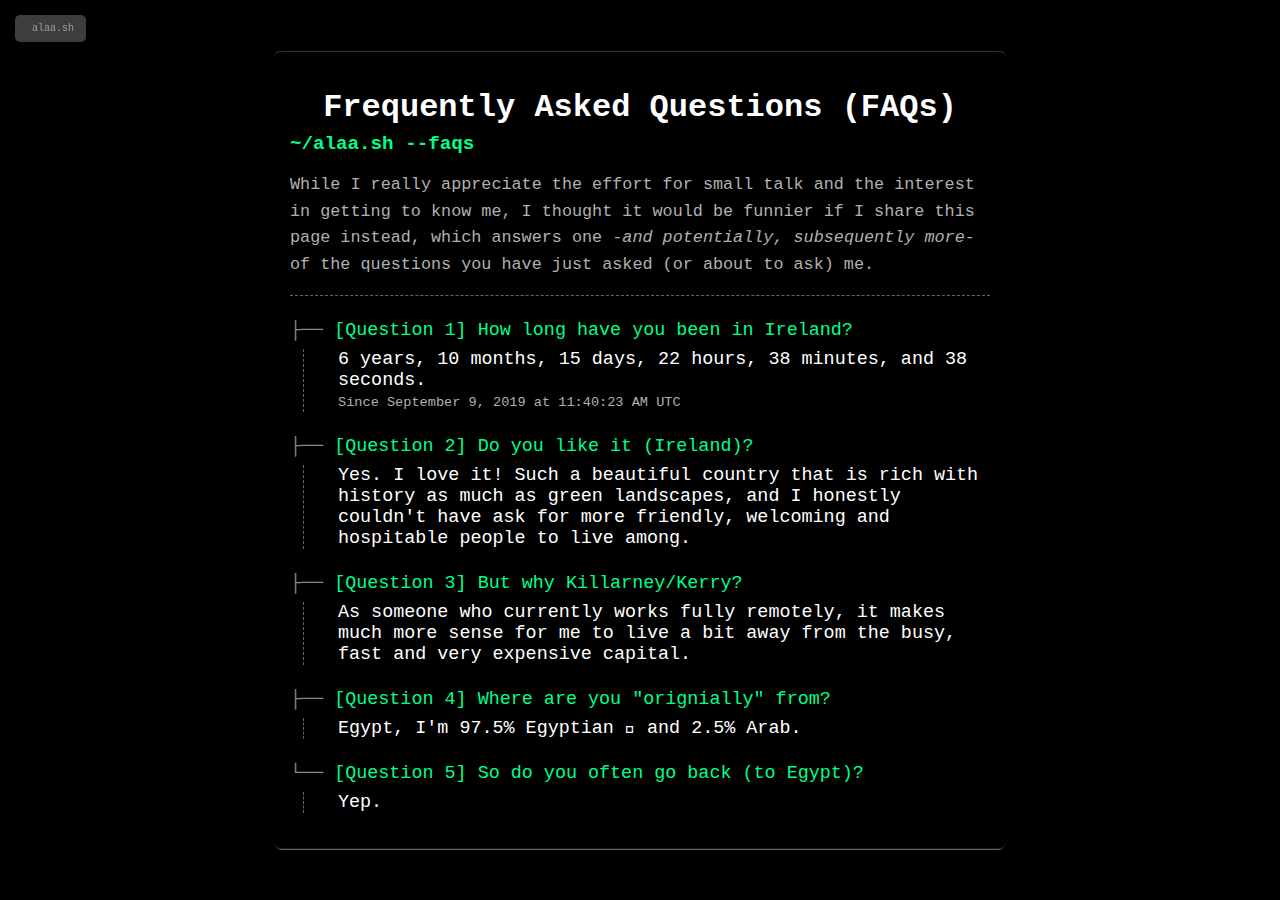
<file: FAQs.html>
<!DOCTYPE html>
<html lang="en">
<head>
  <meta charset="UTF-8" />
  <meta name="viewport" content="width=device-width, initial-scale=1.0"/>
  <title>Alaa Saeed | FAQs</title>
  <link rel="icon" href="data:image/svg+xml,<svg xmlns='http://www.w3.org/2000/svg' viewBox='0 0 100 100'><text y='.9em' font-size='90'>⚫️</text></svg>">
  <link rel="stylesheet" href="https://use.fontawesome.com/releases/v5.15.4/css/all.css"
    integrity="sha384-DyZ88mC6Up2uqS4h/KRgHuoeGwBcD4Ng9SiP4dIRy0EXTlnuz47vAwmeGwVChigm" crossorigin="anonymous" />

  <!-- Load theme immediately to prevent flash -->
  <script>
    (function() {
      const savedTheme = localStorage.getItem('theme');
      if (savedTheme === 'light') {
        document.documentElement.classList.add('light-mode-loading');
      }
    })();
  </script>

  <style>
    /* CSS Variables for Dark/Light Mode */
    :root {
      --bg-color: #000000;
      --text-color: #d4d4d4;
      --text-bright: #ffffff;
      --accent-green: #00ff88;
      --accent-blue: #00aaff;
      --accent-cyan: #00ccff;
      --accent-light-cyan: #33d6ff;
      --border-color: #666;
      --border-dashed: #666;
      --text-muted: #b0b0b0;
      --text-subtle: #888;
      --text-faded: #777;
      --text-light: #aaa;
      --box-bg: #000000;
    }

    body.light-mode,
    html.light-mode-loading body {
      --bg-color: #ffffff;
      --text-color: #2b2b2b;
      --text-bright: #000000;
      --accent-green: #006644;
      --accent-blue: #0066cc;
      --accent-cyan: #0088cc;
      --accent-light-cyan: #0099dd;
      --border-color: #999;
      --border-dashed: #999;
      --text-muted: #4f4f4f;
      --text-subtle: #777;
      --text-faded: #888;
      --text-light: #555;
      --box-bg: #ffffff;
    }

    html, body {
      height: 100%;
      margin: 0;
    }

    body {
      background: var(--bg-color);
      color: var(--text-color);
      font-family: 'Courier New', Courier, monospace;
      margin: 0;
      padding: 1rem;
      overflow-x: hidden;
      transition: background-color 0.3s ease, color 0.3s ease;
      min-height: 100vh;
      box-sizing: border-box;
    }

    body.is-preload *, body.is-preload *:before, body.is-preload *:after {
      animation: none !important;
      transition: none !important;
    }

    body.fade-out {
      opacity: 0;
      transition: opacity 0.6s ease-in;
    }

    /* Back button styling */
    .float-back-button {
      position: fixed;
      top: 15px;
      left: 15px;
      background-color: var(--border-color);
      color: var(--text-bright);
      padding: 8px 12px;
      border-radius: 5px;
      text-decoration: none;
      font-family: 'Courier New', Courier, monospace;
      font-size: 10px;
      box-shadow: 0 2px 5px rgba(0, 0, 0, 0.2);
      z-index: 1001;
      opacity: 0.6;
      transition: background-color 0.3s ease, opacity 0.3s ease;
      cursor: pointer;
    }

    .float-back-button .fas {
      margin-right: 5px;
    }

    .float-back-button:hover {
      background-color: var(--text-subtle);
      color: var(--text-bright);
      text-decoration: none;
      opacity: 1;
    }

    /* Floating box - matches index.html */
    #floating-box {
      width: 90%;
      max-width: 700px;
      position: fixed;
      top: 50%;
      left: calc(50% + 20px);
      transform: translate(-50%, -50%);
      padding: 0 1rem;
      border-radius: 0.5rem;
      border-top: 5px solid var(--border-color);
      border-bottom: 5px solid var(--border-color);
      max-height: 0;
      overflow: hidden;
      background: var(--box-bg);
      opacity: 0;
      transition: opacity 0.65s ease-out 0.5s,
                  left 0.65s ease-out 0.5s,
                  max-height 0.8s ease-out 0.3s,
                  border-top 0.5s ease-out 0.3s,
                  border-bottom 0.5s ease-out 0.3s,
                  padding 0.5s ease-out 0.3s;
      will-change: opacity, left, max-height, border-top, border-bottom, padding;
    }

    body:not(.is-preload):not(.fold-out) #floating-box {
      opacity: 1;
      left: 50%;
      max-height: 85vh;
      border-top: 1px solid var(--border-color);
      border-bottom: 1px solid var(--border-color);
      padding: 1rem;
      overflow-y: auto;
    }

    body.fold-out #floating-box {
      opacity: 0 !important;
      max-height: 0 !important;
      border-top: 5px solid var(--border-color) !important;
      border-bottom: 5px solid var(--border-color) !important;
      overflow: hidden !important;
      padding-top: 0 !important;
      padding-bottom: 0 !important;
      left: calc(50% + 20px) !important;
      transition: opacity 0.6s ease-in,
                  max-height 0.6s ease-in,
                  border-top 0.6s ease-in,
                  border-bottom 0.6s ease-in,
                  padding 0.6s ease-in,
                  left 0.6s ease-in !important;
      will-change: opacity, max-height, border-top, border-bottom, padding, left;
    }

    #floating-box h1 {
      font-size: 1.5rem;
      text-align: center;
      color: var(--text-bright);
      margin-bottom: 0.2em;
    }

    #floating-box h2 {
      font-size: 1rem;
      color: var(--accent-green);
      text-align: left;
      margin: 0 0 1rem;
      letter-spacing: normal;
    }

    .description {
      color: var(--text-muted);
      font-size: 0.9rem;
      line-height: 1.6;
      margin-bottom: 1.5rem;
      padding-bottom: 1rem;
      border-bottom: 1px dashed var(--border-dashed);
    }

    .faq-item {
      margin-bottom: 1.5rem;
    }

    .faq-question {
      color: var(--accent-green);
      font-size: 1rem;
      margin-bottom: 0.5rem;
    }

    .faq-question::before {
      content: "├──  ";
      color: var(--text-subtle);
    }

    .faq-item:last-child .faq-question::before {
      content: "└──  ";
    }

    .faq-answer {
      color: var(--text-bright);
      font-size: 1rem;
      padding-left: 3rem;
      position: relative;
    }

    .faq-answer::before {
      content: '';
      position: absolute;
      top: 0;
      left: 0.8rem;
      bottom: 0;
      border-left: 1px dashed var(--border-dashed);
    }

    #timer {
      color: var(--text-bright);
    }

    .since-text {
      color: var(--text-muted);
      font-size: 0.85rem;
    }

    a {
      color: var(--accent-cyan);
      text-decoration: none;
    }

    a:hover {
      text-decoration: underline;
    }

    /* Medium screens */
    @media (min-width: 768px) {
      #floating-box h1 { font-size: 1.8rem; }
      #floating-box h2 { font-size: 1.1rem; }
      .description { font-size: 1rem; }
      .faq-question { font-size: 1.1rem; }
      .faq-answer { font-size: 1.1rem; }
    }

    /* Large screens */
    @media (min-width: 1024px) {
      #floating-box h1 { font-size: 2rem; }
      #floating-box h2 { font-size: 1.2rem; }
      .description { font-size: 1.05rem; }
      .faq-question { font-size: 1.15rem; }
      .faq-answer { font-size: 1.15rem; }
    }

    /* Mobile adjustments */
    @media (max-width: 480px) {
      #floating-box { width: 95%; padding: 0.8rem; }
      #floating-box h1 { font-size: 1.3rem; }
      .description { font-size: 0.85rem; }
    }
  </style>
</head>
<body class="is-preload">

<!-- Back Button -->
<a href="#" class="float-back-button" onclick="navigateToIndex(event)">
  <span class="fas fa-arrow-left"></span> alaa.sh
</a>

<!-- Floating content box -->
<div id="floating-box">
  <h1>Frequently Asked Questions (FAQs)</h1>
  <h2>~/alaa.sh --faqs</h2>

  <p class="description">
    While I really appreciate the effort for small talk and the interest in getting to know me, I thought it would be funnier if I share this page instead, which answers one <i>-and potentially, subsequently more-</i> of the questions you have just asked (or about to ask) me.
  </p>

  <div class="faq-item">
    <div class="faq-question">[Question 1] How long have you been in Ireland?</div>
    <div class="faq-answer"><span id="timer"></span><br><span id="since" class="since-text"></span></div>
  </div>

  <div class="faq-item">
    <div class="faq-question">[Question 2] Do you like it (Ireland)?</div>
    <div class="faq-answer">Yes. I love it! Such a beautiful country that is rich with history as much as green landscapes, and I honestly couldn't have ask for more friendly, welcoming and hospitable people to live among.</div>
  </div>

  <div class="faq-item">
    <div class="faq-question">[Question 3] But why Killarney/Kerry?</div>
    <div class="faq-answer">As someone who currently works fully remotely, it makes much more sense for me to live a bit away from the busy, fast and very expensive capital.</div>
  </div>

  <div class="faq-item">
    <div class="faq-question">[Question 4] Where are you "orignially" from?</div>
    <div class="faq-answer">Egypt, I'm 97.5% Egyptian 𓂀 and 2.5% Arab.</div>
  </div>

  <div class="faq-item">
    <div class="faq-question">[Question 5] So do you often go back (to Egypt)?</div>
    <div class="faq-answer">Yep.</div>
  </div>
</div>

<script>
  // Load saved theme
  (function loadTheme() {
    const savedTheme = localStorage.getItem('theme');
    document.documentElement.classList.remove('light-mode-loading');
    if (savedTheme === 'light') {
      document.body.classList.add('light-mode');
    }
  })();

  // Navigation back to index
  function navigateToIndex(event) {
    if (event) event.preventDefault();
    document.body.classList.add('fold-out');
    setTimeout(function() {
      window.location.href = 'index.html';
    }, 800);
  }

  // Page load animation
  window.addEventListener('load', function() {
    document.body.classList.remove('is-preload');
  });

  // Dynamic "since" timer
  // Arrival: 9th September 2018, 11:40:23 GMT
  // Update the year below if needed
  var ARRIVAL = new Date(Date.UTC(2019, 8, 9, 11, 40, 23)); // Month is 0-indexed: 8 = September

  function updateTimer() {
    var now = new Date();
    var diff = now.getTime() - ARRIVAL.getTime();

    // Calculate components
    var totalSeconds = Math.floor(diff / 1000);
    var seconds = totalSeconds % 60;
    var totalMinutes = Math.floor(totalSeconds / 60);
    var minutes = totalMinutes % 60;
    var totalHours = Math.floor(totalMinutes / 60);
    var hours = totalHours % 24;
    var totalDays = Math.floor(totalHours / 24);

    // More accurate year/month/day calculation
    var years = now.getFullYear() - ARRIVAL.getFullYear();
    var months = now.getMonth() - ARRIVAL.getMonth();
    var days = now.getDate() - ARRIVAL.getDate();

    if (days < 0) {
      months--;
      var prevMonth = new Date(now.getFullYear(), now.getMonth(), 0);
      days += prevMonth.getDate();
    }
    if (months < 0) {
      years--;
      months += 12;
    }

    var el = document.getElementById('timer');
    if (el) {
      el.textContent = years + ' years, ' + months + ' months, ' + days + ' days, ' + hours + ' hours, ' + minutes + ' minutes, and ' + seconds + ' seconds.';
    }
  }

  // Display "Since" line in user's local timezone
  var sinceEl = document.getElementById('since');
  if (sinceEl) {
    var tz = Intl.DateTimeFormat().resolvedOptions().timeZone;
    var formatted = ARRIVAL.toLocaleString(undefined, {
      year: 'numeric', month: 'long', day: 'numeric',
      hour: '2-digit', minute: '2-digit', second: '2-digit',
      timeZoneName: 'short'
    });
    sinceEl.textContent = 'Since ' + formatted;
  }

  updateTimer();
  setInterval(updateTimer, 1000);
</script>

</body>
</html>
</file>
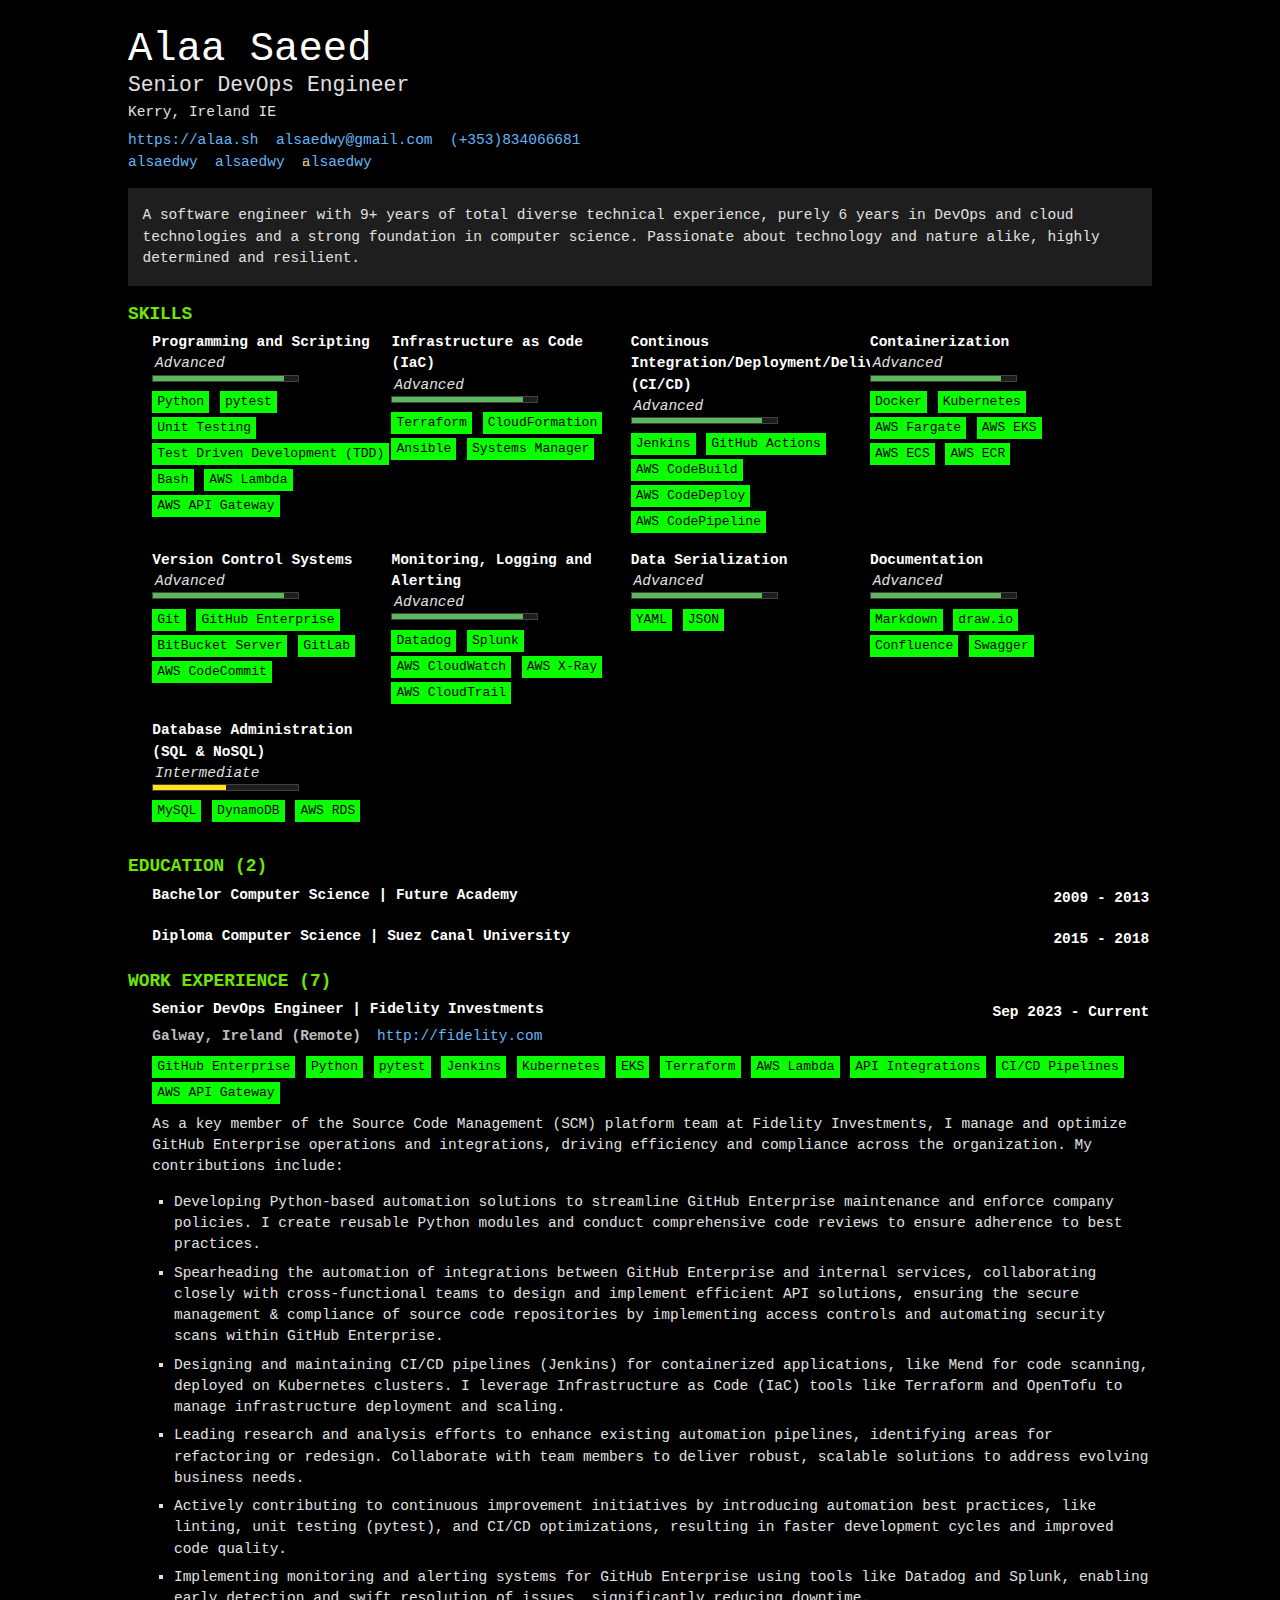
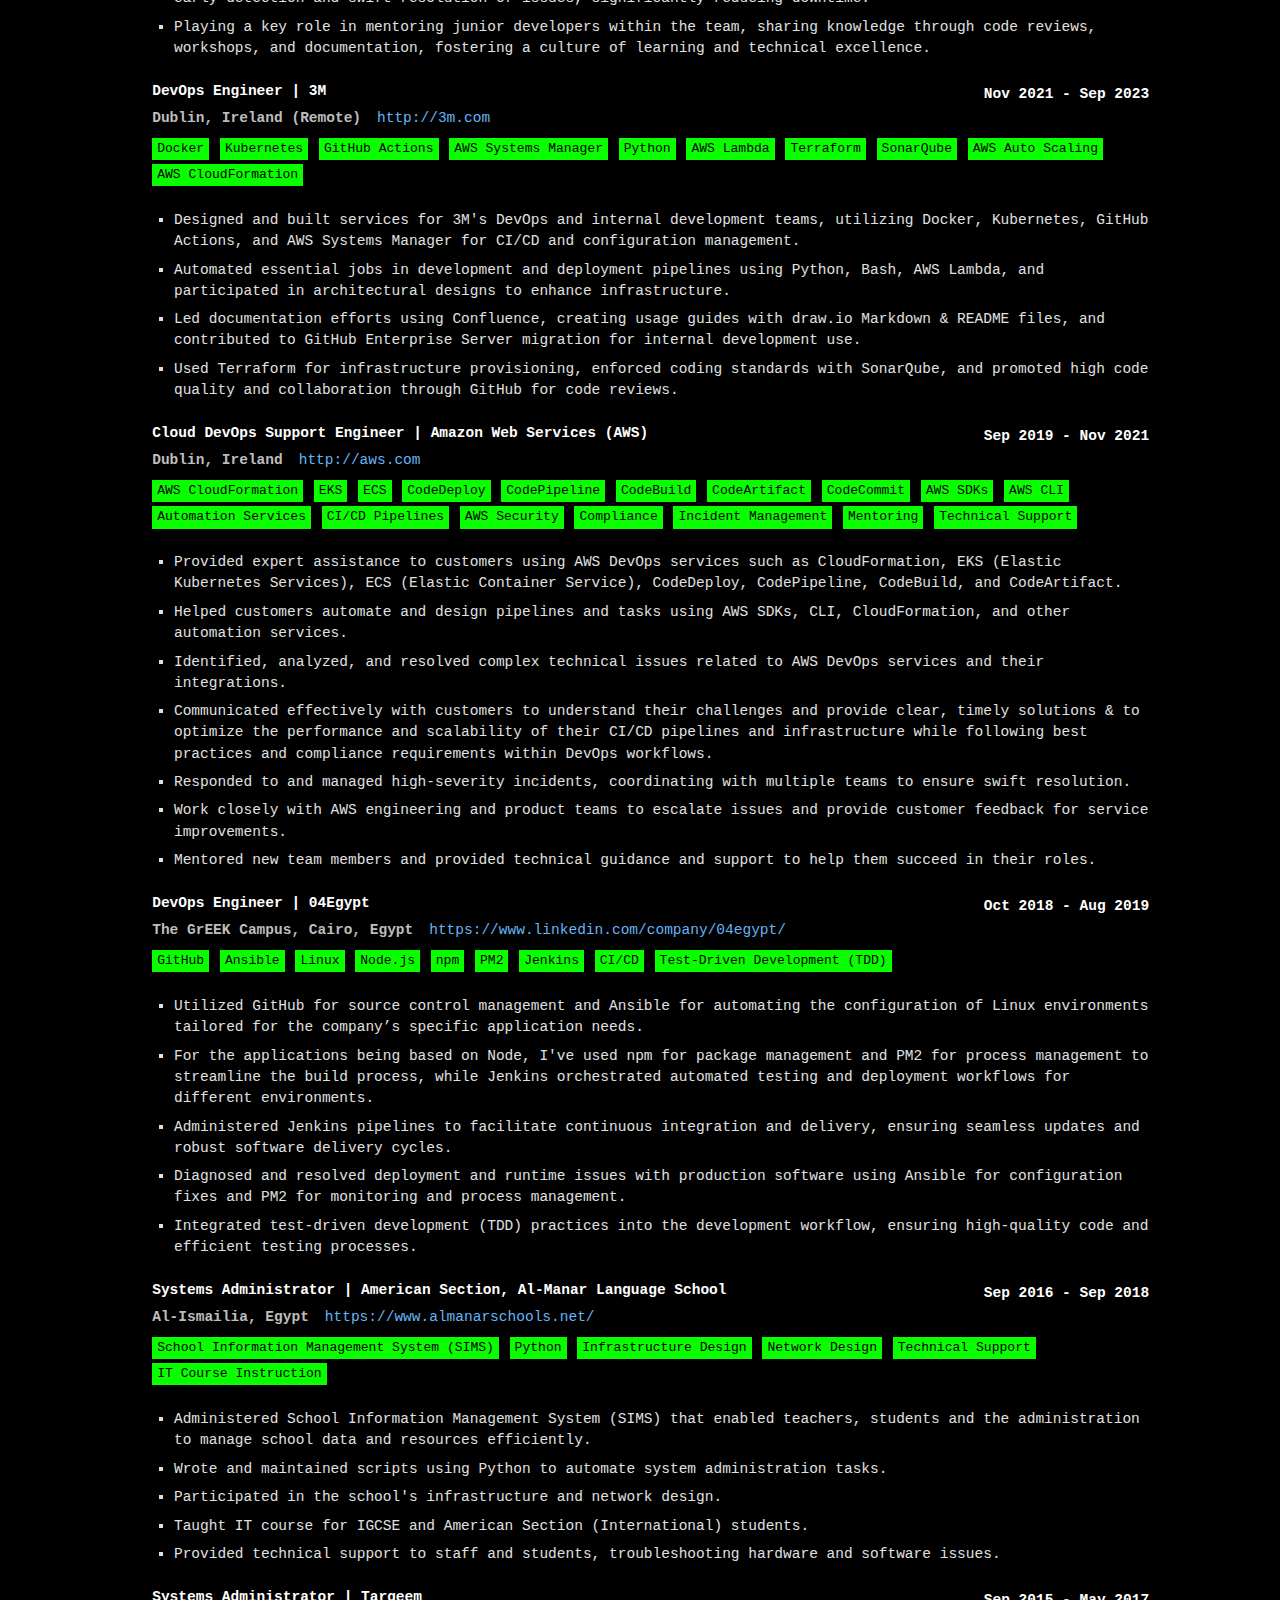
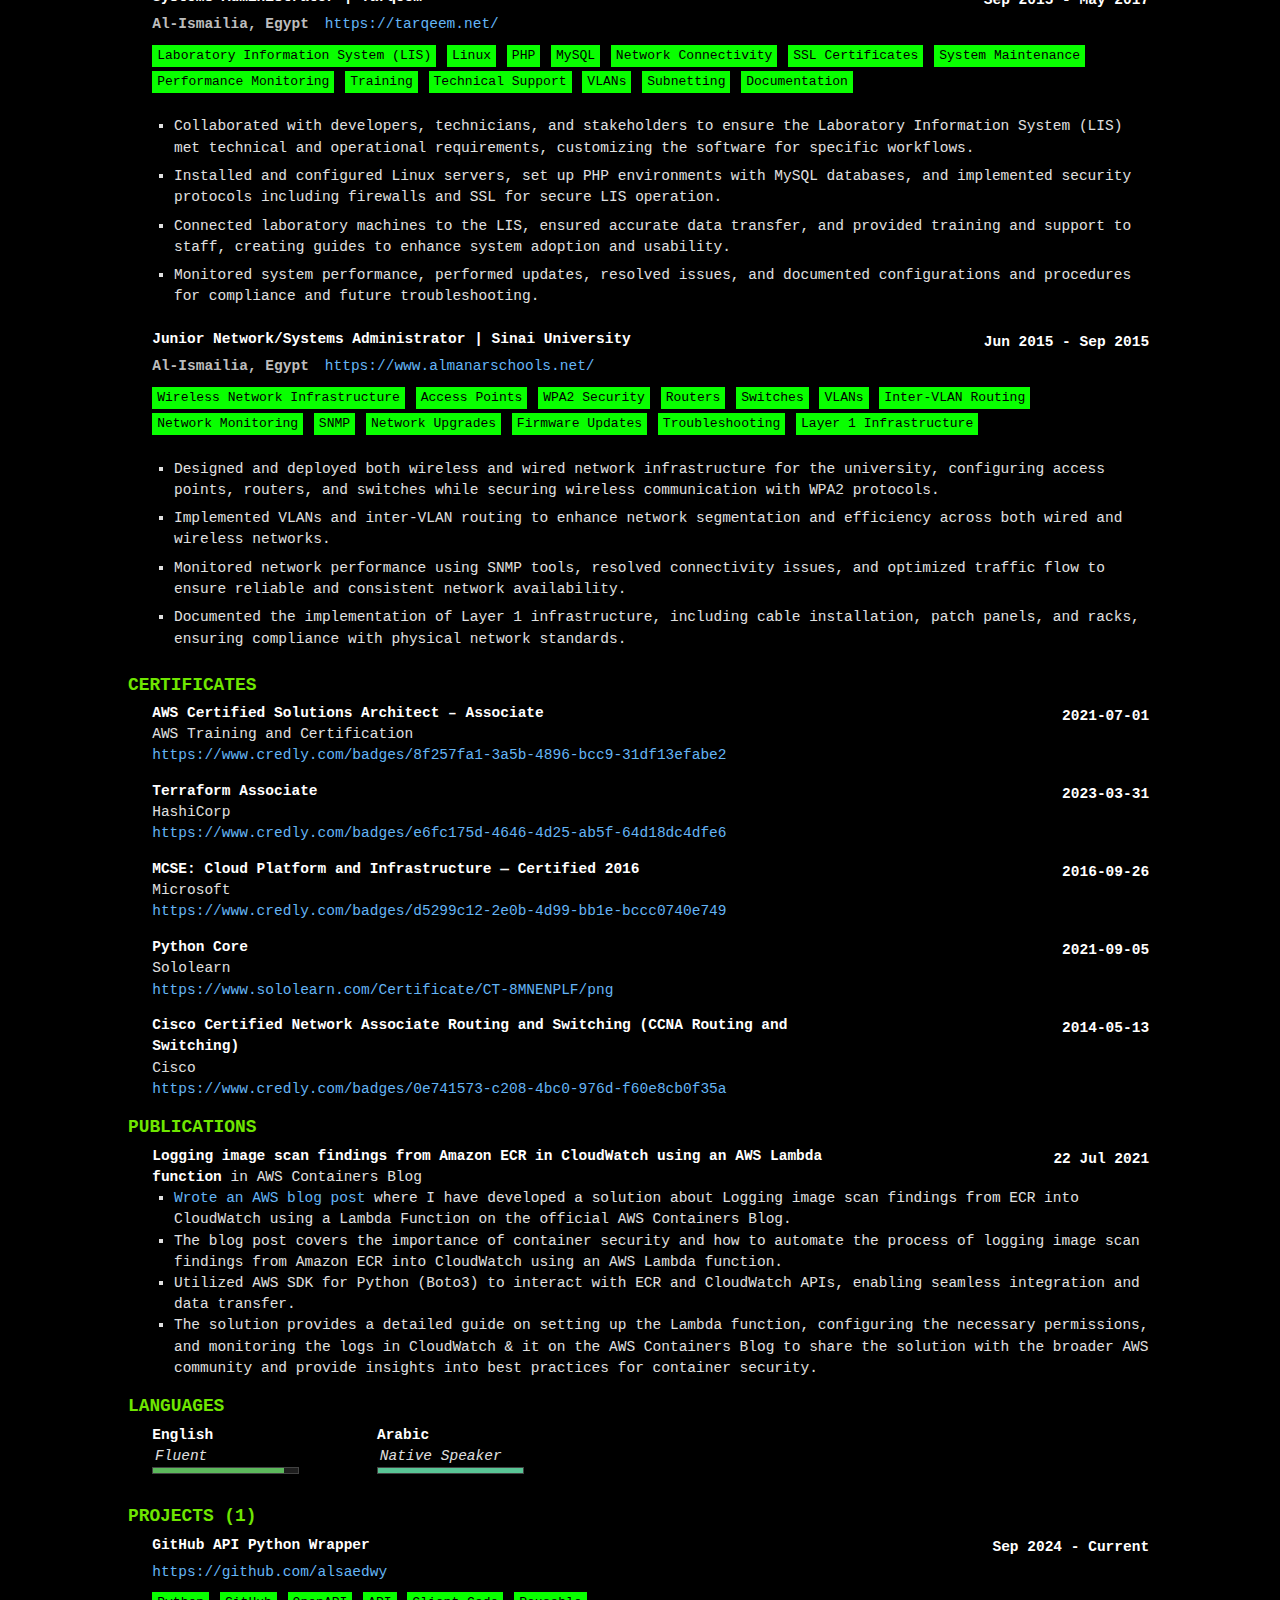
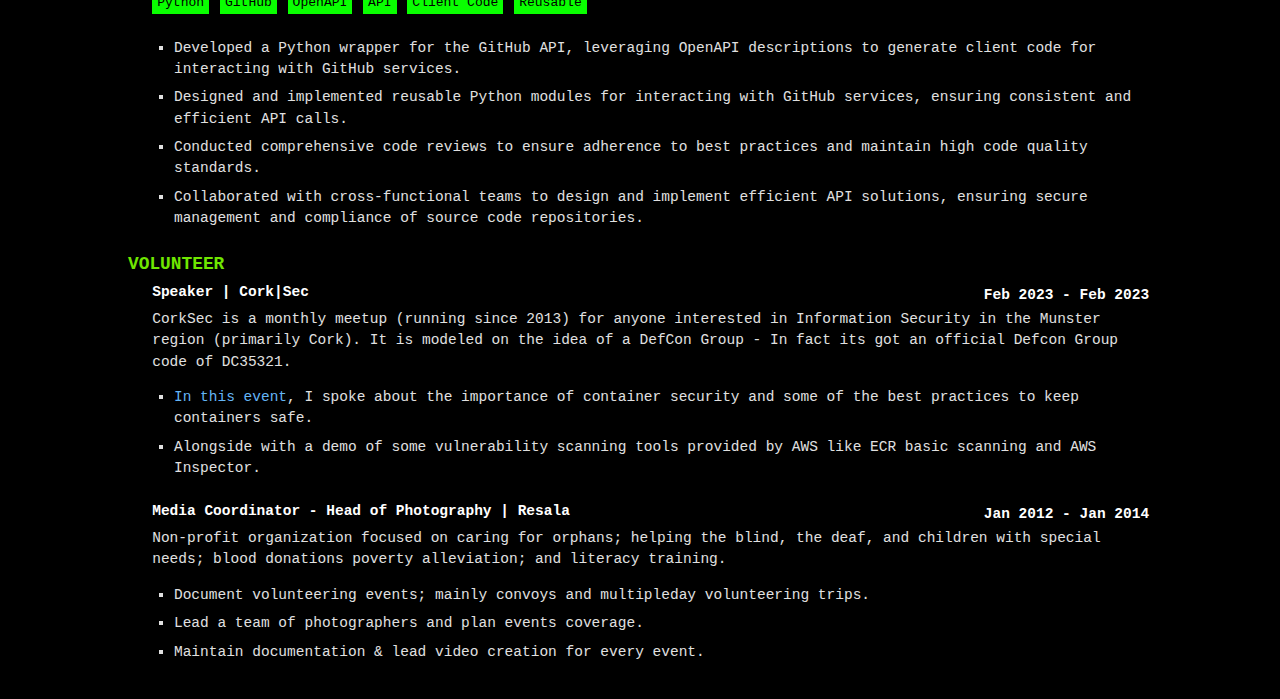
<file: resume.html>
<!doctype html>
<html>
  <head>
  <meta charset="utf-8">
  <meta name="viewport" content="width=device-width, initial-scale=1.0, user-scalable=no" />
  <title>Alaa Saeed</title>
  <link rel="stylesheet" href="https://use.fontawesome.com/releases/v5.15.4/css/all.css" integrity="sha384-DyZ88mC6Up2uqS4h/KRgHuoeGwBcD4Ng9SiP4dIRy0EXTlnuz47vAwmeGwVChigm" crossorigin="anonymous"/>
  <style>
  /********************************************
* 	reset from
* 	http://meyerweb.com/eric/tools/css/reset/
*******************************************/

html,
body,
div,
span,
applet,
object,
iframe,
h1,
h2,
h3,
h4,
h5,
h6,
p,
blockquote,
pre,
a,
abbr,
acronym,
address,
big,
cite,
code,
del,
dfn,
em,
img,
ins,
kbd,
q,
s,
samp,
small,
strike,
strong,
sub,
sup,
tt,
var,
b,
u,
i,
center,
dl,
dt,
dd,
ol,
ul,
li,
fieldset,
form,
label,
legend,
table,
caption,
tbody,
tfoot,
thead,
tr,
th,
td,
article,
aside,
canvas,
details,
embed,
figure,
figcaption,
footer,
header,
hgroup,
menu,
nav,
output,
ruby,
section,
summary,
time,
mark,
audio,
video {
  margin: 0;
  padding: 0;
  border: 0;
  font-size: 100%;
  vertical-align: baseline;
}

article,
aside,
details,
figcaption,
figure,
footer,
header,
hgroup,
menu,
nav,
section {
  display: block;
}

body {
  line-height: 1.5;
}

ol,
ul {
  list-style: none;
}

blockquote,
q {
  quotes: none;
}

blockquote:before,
blockquote:after,
q:before,
q:after {
  content: none;
}

table {
  border-collapse: collapse;
  border-spacing: 0;
}

/****************
*	COMMONS
****************/

body,
html {
  font-family: 'Consolas', monospace;
  font-size: 14.5px;
  color: #e0e0e0; /* Light gray text color */
  background-color: #000000; /* Dark background color changed from 121212 */
  font-weight: 400;
  letter-spacing: 0;
  line-height: 1.46153846;
  text-align: left;
}

p {
  display: block;
}

a {
  color: #64b5f6; /* Light blue link color */
  text-decoration: none;
}

a:hover {
  color: #90caf9; /* Lighter blue on hover */
  text-decoration: underline;
}

li {
  list-style-type: square;
  list-style-position: outside;
  margin-left: 1.3em;
  color: #e0e0e0; /* Light gray list items */
}

h1 {
  font-size: 2rem;
  color: #ffffff; /* White heading */
}

h2 {
  font-size: 1.67rem;
  color: #f5f5f5;
}

h3 {
  font-size: 1rem;
  color: #e0e0e0;
}

em {
  color: #b0b0b0; /* Light gray emphasis */
}

blockquote {
  margin-bottom: 1em;
  color: #cfcfcf;
  border-left: 4px solid #424242;
  padding-left: 1em;
}

strong {
  font-weight: 700;
  color: #000000;
}

/* main container */

#resume {
  padding: 0rem;
  margin: 1cm;
}

/* every section wrapper */

.section {
  margin-bottom: 1rem;
  page-break-inside : avoid !important;
}

section .location {
  margin-right: 0.5em;
  color: #bdbdbd;
  font-weight: 700;
}

#contact {
  margin-top: 0.5rem;
}

#profiles .item {
  padding: 0;
}

#header > #profiles,
#header > #contact,
#skills,
#languages,
#interests {
  display: flex;
  flex-flow: row wrap;
  justify-content: flex-start;
}

#header > div {
  line-height: 1.5;
}

#header > div > div {
  margin-right: 1.2em;
}

#header h1.name {
  font-size: 2.8rem;
  font-weight: 100;
  line-height: 100%;
  color: #ffffff;
}

#header h2.label {
  color: #e0e0e0;
  font-size: 1.47rem;
  font-weight: 300;
}

#header .image {
  width: 11em;
  float: right;
  border-radius: 4px;
}

.main-summary {
  background: #1e1e1e; /* Darker background */
  padding: 1.2em 1em;
  margin-top: 1rem;
  color: #e0e0e0;
}

.main-summary p {
  margin: 0;
}

.section-title {
  /* display: inline-block; */
  display: block;
  background: #000000;
  padding: 0 1em 0.3em 0;
  color: #6fe600; 
  text-transform: uppercase;
  font-weight: 600;
  border: none;
  font-size: 1.23rem;
  page-break-after: avoid !important;
}

.section > header {
  position: relative;
}

.fa {
  margin-right: 0.25em;
  color: #e0e0e0;
}

.section > header::after {
  position: absolute;
  left: 0;
  top: 0.7em;
  height: 1px;
  background: #424242; /* Darker line */
  content: "";
  width: 100%;
  z-index: -100;
  display: block;
}

.section.main-summary > section {
  margin: 0;
}

.section > section > header {
  font-size: 1.38rem;
  position: relative;
  margin-top: 0.7em;
  color: #ffffff;
}

.section > section > header:first-of-type {
  margin: 0;
}

.section > section > header .space-left {
  position: absolute;
  left: -1.56rem;
  top: 5px;
  color: #757575;
  line-height: 1;
  opacity: 0;
}

.position,
.company,
.organization,
.institution,
.date,
.area,
.studyType,
.title,
.awarder {
  display: inline;
}

.position,
.studyType,
.area,
.title,
.language,
.name {
  font-weight: 600;
  color: #ffffff;
  page-break-after: avoid !important;
}

.company::before,
.institution::before,
.organization::before,
.awarder::before {
  content: "at ";
}

.company,
.institution,
.organization,
.awarder {
  color: #ffffff;
  font-weight: 600;
}

.section header .date {
  display: block;
  font-size: 1rem;
  padding: 0.1em 0;
  color: #bdbdbd;
  font-weight: 400;
}

.keywords,
.courses {
  margin: 0.5em 0;
  page-break-inside : avoid;
}

.keywords li,
.courses li {
  display: inline-block;
  margin: 2px 2px 2px 0;
  padding: 4px 5px 5px;
  font-size: 0.9rem;
  line-height: 1;
  color: #000000; /* Light blue text */
  background-color: #09ff00; /* Dark background */
  border: 2 solid #ffffff;
  white-space: nowrap;
}

.keywords li:hover,
.courses li:hover {
  background: #d4d4d4;
}



.highlights {
  margin: 1em 0 0 0;
  color: #e0e0e0;
}

.highlights > li > p {
  margin-bottom: 0.5em;
}

.item {
  overflow: scroll;
}

.gpa {
  clear: both;
  padding-bottom: 0.5em;
  color: #e0e0e0;
}

.fa.social {
  font-size: 1.1em;
  color: #e0e0e0;
}

/* Social Media Brand Colors */

.google-plus {
  color: #d32f2f;
}

.tumblr {
  color: #455a64;
}

.foursquare {
  color: #0288d1;
}

.facebook {
  color: #3b5998;
}

.linkedin {
  color: #0277bd;
}

.pinterest {
  color: #c62828;
}

.dribbble {
  color: #ad1457;
}

.instagram {
  color: #c2185b;
}

.twitter {
  color: #29b6f6;
}

.soundcloud {
  color: #ff7043;
}

.wordpress {
  color: #1e88e5;
}

.youtube {
  color: #d32f2f;
}

.github {
  color: #fafafa;
}

.stack-overflow {
  color: #ffb300;
  position: relative;
}

.flickr {
  color: #d81b60;
}

.reddit {
  color: #ff7043;
}

.hacker-news {
  color: #ffa726;
}

.stack-overflow::after {
  position: absolute;
  left: 0;
  content: "\f16c";
  color: #ffb300;
  overflow: hidden;
  height: 100%;
}

.telegram {
  color: #29b6f6;
}

#languages .item,
#skills .item,
#interests .item {
  width: 15em;
  padding: 0 0.5em 0.5em 0;
  border-bottom: none;
  color: #e0e0e0;
  page-break-inside : avoid;
  /* page-break-after : avoid ! important; */
  page-break-before : avoid !important;
}

#skills .item {
  width: 16em;
}

#skills .item .keywords {
  width: 15em;
}

/* Skill chart */

.level {
  margin-bottom: 0.5em;
}

.level em {
  padding-left: 0.2em;
  color: #e0e0e0;
}

.level .bar {
  border: 1px solid #424242;
  display: block;
  width: 10em;
  height: 5px;
  position: relative;
  background: #1e1e1e;
}

.level .bar::after {
  position: absolute;
  content: "";
  top: 0;
  left: 0;
  background: #64b5f6;
  height: 5px;
}

.level.beginner .bar::after {
  width: 2.5em;
}

.level.intermediate .bar::after {
  background: #ffdf1f;
  width: 5em;
}

.level.advanced .bar::after,
.level.fluent .bar::after {
  background: #5cb85c;
  width: 9em;
}

.level.master .bar::after,
.level.native.speaker .bar::after {
  background: #59c596;
  width: 10em;
}

#references .item {
  padding-left: 0.5em;
  border-left: 5px solid #ffab40; /* Darker orange */
  color: #e0e0e0;
}


/* .section >  .section-title{
  page-break-after : avoid ! important;
} */

.section > section > section {
  margin-bottom: 1rem;
  color: #e0e0e0;
  page-break-inside : avoid ! important;
}

/******************
*	HELPER CLASSES
******************/

.clear::after {
  content: "";
  display: table;
  clear: both;
}

.display {
  display: block;
  opacity: 1 !important;
}

/****************
*		TABLET
****************/

@media screen and (min-width: 602px) {
  #resume {
    width: 80%;
    margin: 0 auto;
  }
  .section header .date {
    float: right;
    font-weight: 600;
    color: #ffffff;
  }
}

/****************
*		LAPTOP
****************/

@media screen and (min-width: 1025px) {
  li {
    margin-left: 1.5em;
  }
  #resume {
    /* width: 90%;
    height: 70%; */
    /* margin: 2cm auto; */
    margin: 2rem auto;
  }
  .section > section > header .space-left {
    opacity: 1;
    cursor: pointer;
  }
  .section > section:not(.main-summary) {
    margin-left: 1.67rem;
  }
  .company::before,
  .institution::before,
  .organization::before,
  .awarder::before {
    content: "| ";
  }
  .header-left {
    float: left;
    width: 70%;
    word-break: normal;
  }
  .section header .date {
    padding: 0.2em;
  }
  .display {
    display: none;
  }
  .display:not(.none) {
    display: block;
  }
}


  </style>
  
  </head>
  <body>
  
  <div id="resume">
    	<header id="header" class="clear">
    		<div>
    			<h1 class="name">Alaa Saeed</h1>
    			<h2 class="label">Senior DevOps Engineer</h2>
    		</div>
    
    		<span class="location">
    			<span class="region">Kerry, Ireland</span>
    			<span class="countryCode">IE</span>
    		</span>
    
    
    		<div id="contact">
    			<div class="website">
    				<span class="fas fa-external-link-alt"></span>
    				<a class="hide-href-print" target="_blank" target="_blank" href="https://alaa.sh">https://alaa.sh</a>
    			</div>
    			<div class="email">
    				<span class="far fa-envelope"></span>
    				<a class="hide-href-print" href="mailto:alsaedwy@gmail.com">alsaedwy@gmail.com</a>
    			</div>
    			<div class="phone">
    				<span class="fas fa-mobile-alt"></span>
    				<a class="hide-href-print" href="tel:(+353)834066681">(+353)834066681</a>
    			</div>
    		</div>
    
    		<div id="profiles">
    			<div class="item">
    				<div class="username">
    					<span class="fab fa-github github social"></span>
    					<span class="url">
    						<a target="_blank" href="https://github.com/alsaedwy">alsaedwy</a>
    					</span>
    				</div>
    			</div>
    			<div class="item">
    				<div class="username">
    					<span class="fab fa-linkedin linkedin social"></span>
    					<span class="url">
    						<a target="_blank" href="https://www.linkedin.com/in/alsaedwy/">alsaedwy</a>
    					</span>
    				</div>
    			</div>
    			<div class="item">
    				<div class="username">
    					<span class="fab fa-stack-overflow stack-overflow social"></span>
    					<span class="url">
    						<a target="_blank" href="https://stackoverflow.com/users/8805623/alsaedwy">alsaedwy</a>
    					</span>
    				</div>
    			</div>
    		</div>
    	</header>
    
    	<section class="section">
    		<section class="main-summary">
    			<div><p><p>A software engineer with 9+ years of total diverse technical experience, purely 6 years in DevOps and cloud technologies and a strong foundation in computer science. Passionate about technology and nature alike, highly determined and resilient.</p></p></div>
    		</section>
    	</section>
    
    <section class="section">
    	<header>
    		<h2 class='section-title'>Skills</h2>
    	</header>
    	<section id="skills">
    		<div class="item">
    			<h3 class="name">
    				Programming and Scripting
    			</h3>
    			 
    			<div class="level advanced">
    				<em>Advanced</em>
    				<div class="bar"></div>
    			</div>
    			<ul class="keywords">
    				<li>Python</li>
    				<li>pytest</li>
    				<li>Unit Testing</li>
    				<li>Test Driven Development (TDD)</li>
    				<li>Bash</li>
    				<li>AWS Lambda</li>
    				<li>AWS API Gateway</li>
    			</ul>
    		</div>
    		<div class="item">
    			<h3 class="name">
    				Infrastructure as Code (IaC)
    			</h3>
    			 
    			<div class="level advanced">
    				<em>Advanced</em>
    				<div class="bar"></div>
    			</div>
    			<ul class="keywords">
    				<li>Terraform</li>
    				<li>CloudFormation</li>
    				<li>Ansible</li>
    				<li>Systems Manager</li>
    			</ul>
    		</div>
    		<div class="item">
    			<h3 class="name">
    				Continous Integration/Deployment/Delivery (CI/CD)
    			</h3>
    			 
    			<div class="level advanced">
    				<em>Advanced</em>
    				<div class="bar"></div>
    			</div>
    			<ul class="keywords">
    				<li>Jenkins</li>
    				<li>GitHub Actions</li>
    				<li>AWS CodeBuild</li>
    				<li>AWS CodeDeploy</li>
    				<li>AWS CodePipeline</li>
    			</ul>
    		</div>
    		<div class="item">
    			<h3 class="name">
    				Containerization
    			</h3>
    			 
    			<div class="level advanced">
    				<em>Advanced</em>
    				<div class="bar"></div>
    			</div>
    			<ul class="keywords">
    				<li>Docker</li>
    				<li>Kubernetes</li>
    				<li>AWS Fargate</li>
    				<li>AWS EKS</li>
    				<li>AWS ECS</li>
    				<li>AWS ECR</li>
    			</ul>
    		</div>
    		<div class="item">
    			<h3 class="name">
    				Version Control Systems
    			</h3>
    			 
    			<div class="level advanced">
    				<em>Advanced</em>
    				<div class="bar"></div>
    			</div>
    			<ul class="keywords">
    				<li>Git</li>
    				<li>GitHub Enterprise</li>
    				<li>BitBucket Server</li>
    				<li>GitLab</li>
    				<li>AWS CodeCommit</li>
    			</ul>
    		</div>
    		<div class="item">
    			<h3 class="name">
    				Monitoring, Logging and Alerting
    			</h3>
    			 
    			<div class="level advanced">
    				<em>Advanced</em>
    				<div class="bar"></div>
    			</div>
    			<ul class="keywords">
    				<li>Datadog</li>
    				<li>Splunk</li>
    				<li>AWS CloudWatch</li>
    				<li>AWS X-Ray</li>
    				<li>AWS CloudTrail</li>
    			</ul>
    		</div>
    		<div class="item">
    			<h3 class="name">
    				Data Serialization
    			</h3>
    			 
    			<div class="level advanced">
    				<em>Advanced</em>
    				<div class="bar"></div>
    			</div>
    			<ul class="keywords">
    				<li>YAML</li>
    				<li>JSON</li>
    			</ul>
    		</div>
    		<div class="item">
    			<h3 class="name">
    				Documentation
    			</h3>
    			 
    			<div class="level advanced">
    				<em>Advanced</em>
    				<div class="bar"></div>
    			</div>
    			<ul class="keywords">
    				<li>Markdown</li>
    				<li>draw.io</li>
    				<li>Confluence</li>
    				<li>Swagger</li>
    			</ul>
    		</div>
    		<div class="item">
    			<h3 class="name">
    				Database Administration (SQL &amp; NoSQL)
    			</h3>
    			 
    			<div class="level intermediate">
    				<em>Intermediate</em>
    				<div class="bar"></div>
    			</div>
    			<ul class="keywords">
    				<li>MySQL</li>
    				<li>DynamoDB</li>
    				<li>AWS RDS</li>
    			</ul>
    		</div>
    	</section>
    </section>
    <section class="section">
      <header>
        <h2 class='section-title'>Education <span class="item-count">(2)</span></h2>
      </header>
    
      <section id="education">
        <section class="education-item">
          <header class="clear">
            <div class="date">
              <span class="startDate">
              2009
              </span>
              <span class="endDate">
              - 2013
              </span>
            </div>
            <div class="header-left">
              <div class="studyType">
                Bachelor
              </div>
              <div class="area">
                Computer Science
              </div>
              <div class="institution">
                Future Academy
              </div>
            </div>
          </header>
    
    
    
          <div class="item">
          </div>
        </section>
        <section class="education-item">
          <header class="clear">
            <div class="date">
              <span class="startDate">
              2015
              </span>
              <span class="endDate">
              - 2018
              </span>
            </div>
            <div class="header-left">
              <div class="studyType">
                Diploma
              </div>
              <div class="area">
                Computer Science
              </div>
              <div class="institution">
                Suez Canal University
              </div>
            </div>
          </header>
    
    
    
          <div class="item">
          </div>
        </section>
      </section>
    </section>
    <section class="section">
      <header>
        <h2 class='section-title'>Work Experience <span class="item-count">(7)</span></h2>
      </header>
    
      <section id="work">
        <section class="work-item">
    
          <label for="work-item-0"></label>
    
          <header class="clear">
            <div class="date">
              <span class="startDate">Sep 2023</span>
              <span class="endDate">- Current</span>
            </div>
            <div class="position">Senior DevOps Engineer</div>
            <div class="company">Fidelity Investments</div>
          </header>
    
          <span class="fas fa-map-marker-alt"></span>
          <span class="location">Galway, Ireland (Remote)</span>
          <span class="url">
            <span class="fas fa-external-link-alt"></span>
            <a target="_blank" href="http://fidelity.com">http://fidelity.com</a>
          </span>  
          <ul class="keywords">
            <li>GitHub Enterprise</li>
            <li>Python</li>
            <li>pytest</li>
            <li>Jenkins</li>
            <li>Kubernetes</li>
            <li>EKS</li>
            <li>Terraform</li>
            <li>AWS Lambda</li>
            <li>API Integrations</li>
            <li>CI/CD Pipelines</li>
            <li>AWS API Gateway</li>
          </ul>
          <div class="item" id="work-item">
            <div class="summary"><p><p>As a key member of the Source Code Management (SCM) platform team at Fidelity Investments, I manage and optimize GitHub Enterprise operations and integrations, driving efficiency and compliance across the organization. My contributions include:</p></p></div>
            <ul class="highlights">
              <li><p><p>Developing Python-based automation solutions to streamline GitHub Enterprise maintenance and enforce company policies. I create reusable Python modules and conduct comprehensive code reviews to ensure adherence to best practices.</p></p></li>
              <li><p><p>Spearheading the automation of integrations between GitHub Enterprise and internal services, collaborating closely with cross-functional teams to design and implement efficient API solutions, ensuring the secure management &amp; compliance of source code repositories by implementing access controls and automating security scans within GitHub Enterprise.</p></p></li>
              <li><p><p>Designing and maintaining CI/CD pipelines (Jenkins) for containerized applications, like Mend for code scanning, deployed on Kubernetes clusters. I leverage Infrastructure as Code (IaC) tools like Terraform and OpenTofu to manage infrastructure deployment and scaling.</p></p></li>
              <li><p><p>Leading research and analysis efforts to enhance existing automation pipelines, identifying areas for refactoring or redesign. Collaborate with team members to deliver robust, scalable solutions to address evolving business needs.</p></p></li>
              <li><p><p>Actively contributing to continuous improvement initiatives by introducing automation best practices, like linting, unit testing (pytest), and CI/CD optimizations, resulting in faster development cycles and improved code quality.</p></p></li>
              <li><p><p>Implementing monitoring and alerting systems for GitHub Enterprise using tools like Datadog and Splunk, enabling early detection and swift resolution of issues, significantly reducing downtime.</p></p></li>
              <li><p><p>Playing a key role in mentoring junior developers within the team, sharing knowledge through code reviews, workshops, and documentation, fostering a culture of learning and technical excellence.</p></p></li>
            </ul>
          </div>
        </section>
        <section class="work-item">
    
    
          <header class="clear">
            <div class="date">
              <span class="startDate">Nov 2021</span>
              <span class="endDate">- Sep 2023</span>
            </div>
            <div class="position">DevOps Engineer</div>
            <div class="company">3M</div>
          </header>
    
          <span class="fas fa-map-marker-alt"></span>
          <span class="location">Dublin, Ireland (Remote)</span>
          <span class="url">
            <span class="fas fa-external-link-alt"></span>
            <a target="_blank" href="http://3m.com">http://3m.com</a>
          </span>  
          <ul class="keywords">
            <li>Docker</li>
            <li>Kubernetes</li>
            <li>GitHub Actions</li>
            <li>AWS Systems Manager</li>
            <li>Python</li>
            <li>AWS Lambda</li>
            <li>Terraform</li>
            <li>SonarQube</li>
            <li>AWS Auto Scaling</li>
            <li>AWS CloudFormation</li>
          </ul>
          <div class="item" id="work-item">
            <ul class="highlights">
              <li><p><p>Designed and built services for 3M's DevOps and internal development teams, utilizing Docker, Kubernetes, GitHub Actions, and AWS Systems Manager for CI/CD and configuration management.</p></p></li>
              <li><p><p>Automated essential jobs in development and deployment pipelines using Python, Bash, AWS Lambda, and participated in architectural designs to enhance infrastructure.</p></p></li>
              <li><p><p>Led documentation efforts using Confluence, creating usage guides with draw.io Markdown &amp; README files, and contributed to GitHub Enterprise Server migration for internal development use.</p></p></li>
              <li><p><p>Used Terraform for infrastructure provisioning, enforced coding standards with SonarQube, and promoted high code quality and collaboration through GitHub for code reviews.</p></p></li>
            </ul>
          </div>
        </section>
        <section class="work-item">
    
    
          <header class="clear">
            <div class="date">
              <span class="startDate">Sep 2019</span>
              <span class="endDate">- Nov 2021</span>
            </div>
            <div class="position">Cloud DevOps Support Engineer</div>
            <div class="company">Amazon Web Services (AWS)</div>
          </header>
    
          <span class="fas fa-map-marker-alt"></span>
          <span class="location">Dublin, Ireland</span>
          <span class="url">
            <span class="fas fa-external-link-alt"></span>
            <a target="_blank" href="http://aws.com">http://aws.com</a>
          </span>  
          <ul class="keywords">
            <li>AWS CloudFormation</li>
            <li>EKS</li>
            <li>ECS</li>
            <li>CodeDeploy</li>
            <li>CodePipeline</li>
            <li>CodeBuild</li>
            <li>CodeArtifact</li>
            <li>CodeCommit</li>
            <li>AWS SDKs</li>
            <li>AWS CLI</li>
            <li>Automation Services</li>
            <li>CI/CD Pipelines</li>
            <li>AWS Security</li>
            <li>Compliance</li>
            <li>Incident Management</li>
            <li>Mentoring</li>
            <li>Technical Support</li>
          </ul>
          <div class="item" id="work-item">
            <ul class="highlights">
              <li><p><p>Provided expert assistance to customers using AWS DevOps services such as CloudFormation, EKS (Elastic Kubernetes Services), ECS (Elastic Container Service), CodeDeploy, CodePipeline, CodeBuild, and CodeArtifact.</p></p></li>
              <li><p><p>Helped customers automate and design pipelines and tasks using AWS SDKs, CLI, CloudFormation, and other automation services.</p></p></li>
              <li><p><p>Identified, analyzed, and resolved complex technical issues related to AWS DevOps services and their integrations.</p></p></li>
              <li><p><p>Communicated effectively with customers to understand their challenges and provide clear, timely solutions &amp; to optimize the performance and scalability of their CI/CD pipelines and infrastructure while following best practices and compliance requirements within DevOps workflows.</p></p></li>
              <li><p><p>Responded to and managed high-severity incidents, coordinating with multiple teams to ensure swift resolution.</p></p></li>
              <li><p><p>Work closely with AWS engineering and product teams to escalate issues and provide customer feedback for service improvements.</p></p></li>
              <li><p><p>Mentored new team members and provided technical guidance and support to help them succeed in their roles.</p></p></li>
            </ul>
          </div>
        </section>
        <section class="work-item">
    
    
          <header class="clear">
            <div class="date">
              <span class="startDate">Oct 2018</span>
              <span class="endDate">- Aug 2019</span>
            </div>
            <div class="position">DevOps Engineer</div>
            <div class="company">04Egypt</div>
          </header>
    
          <span class="fas fa-map-marker-alt"></span>
          <span class="location">The GrEEK Campus, Cairo, Egypt</span>
          <span class="url">
            <span class="fas fa-external-link-alt"></span>
            <a target="_blank" href="https://www.linkedin.com/company/04egypt/">https://www.linkedin.com/company/04egypt/</a>
          </span>  
          <ul class="keywords">
            <li>GitHub</li>
            <li>Ansible</li>
            <li>Linux</li>
            <li>Node.js</li>
            <li>npm</li>
            <li>PM2</li>
            <li>Jenkins</li>
            <li>CI/CD</li>
            <li>Test-Driven Development (TDD)</li>
          </ul>
          <div class="item" id="work-item">
            <ul class="highlights">
              <li><p><p>Utilized GitHub for source control management and Ansible for automating the configuration of Linux environments tailored for the company’s specific application needs.</p></p></li>
              <li><p><p>For the applications being based on Node, I've used npm for package management and PM2 for process management to streamline the build process, while Jenkins orchestrated automated testing and deployment workflows for different environments.</p></p></li>
              <li><p><p>Administered Jenkins pipelines to facilitate continuous integration and delivery, ensuring seamless updates and robust software delivery cycles.</p></p></li>
              <li><p><p>Diagnosed and resolved deployment and runtime issues with production software using Ansible for configuration fixes and PM2 for monitoring and process management.</p></p></li>
              <li><p><p>Integrated test-driven development (TDD) practices into the development workflow, ensuring high-quality code and efficient testing processes.</p></p></li>
            </ul>
          </div>
        </section>
        <section class="work-item">
    
    
          <header class="clear">
            <div class="date">
              <span class="startDate">Sep 2016</span>
              <span class="endDate">- Sep 2018</span>
            </div>
            <div class="position">Systems Administrator</div>
            <div class="company">American Section, Al-Manar Language School</div>
          </header>
    
          <span class="fas fa-map-marker-alt"></span>
          <span class="location">Al-Ismailia, Egypt</span>
          <span class="url">
            <span class="fas fa-external-link-alt"></span>
            <a target="_blank" href="https://www.almanarschools.net/">https://www.almanarschools.net/</a>
          </span>  
          <ul class="keywords">
            <li>School Information Management System (SIMS)</li>
            <li>Python</li>
            <li>Infrastructure Design</li>
            <li>Network Design</li>
            <li>Technical Support</li>
            <li>IT Course Instruction</li>
          </ul>
          <div class="item" id="work-item">
            <ul class="highlights">
              <li><p><p>Administered School Information Management System (SIMS) that enabled teachers, students and the administration to manage school data and resources efficiently.</p></p></li>
              <li><p><p>Wrote and maintained scripts using Python to automate system administration tasks.</p></p></li>
              <li><p><p>Participated in the school's infrastructure and network design.</p></p></li>
              <li><p><p>Taught IT course for IGCSE and American Section (International) students.</p></p></li>
              <li><p><p>Provided technical support to staff and students, troubleshooting hardware and software issues.</p></p></li>
            </ul>
          </div>
        </section>
        <section class="work-item">
    
    
          <header class="clear">
            <div class="date">
              <span class="startDate">Sep 2015</span>
              <span class="endDate">- May 2017</span>
            </div>
            <div class="position">Systems Administrator</div>
            <div class="company">Tarqeem</div>
          </header>
    
          <span class="fas fa-map-marker-alt"></span>
          <span class="location">Al-Ismailia, Egypt</span>
          <span class="url">
            <span class="fas fa-external-link-alt"></span>
            <a target="_blank" href="https://tarqeem.net/">https://tarqeem.net/</a>
          </span>  
          <ul class="keywords">
            <li>Laboratory Information System (LIS)</li>
            <li>Linux</li>
            <li>PHP</li>
            <li>MySQL</li>
            <li>Network Connectivity</li>
            <li>SSL Certificates</li>
            <li>System Maintenance</li>
            <li>Performance Monitoring</li>
            <li>Training</li>
            <li>Technical Support</li>
            <li>VLANs</li>
            <li>Subnetting</li>
            <li>Documentation</li>
          </ul>
          <div class="item" id="work-item">
            <ul class="highlights">
              <li><p><p>Collaborated with developers, technicians, and stakeholders to ensure the Laboratory Information System (LIS) met technical and operational requirements, customizing the software for specific workflows.</p></p></li>
              <li><p><p>Installed and configured Linux servers, set up PHP environments with MySQL databases, and implemented security protocols including firewalls and SSL for secure LIS operation.</p></p></li>
              <li><p><p>Connected laboratory machines to the LIS, ensured accurate data transfer, and provided training and support to staff, creating guides to enhance system adoption and usability.</p></p></li>
              <li><p><p>Monitored system performance, performed updates, resolved issues, and documented configurations and procedures for compliance and future troubleshooting.</p></p></li>
            </ul>
          </div>
        </section>
        <section class="work-item">
    
    
          <header class="clear">
            <div class="date">
              <span class="startDate">Jun 2015</span>
              <span class="endDate">- Sep 2015</span>
            </div>
            <div class="position">Junior Network/Systems Administrator</div>
            <div class="company">Sinai University</div>
          </header>
    
          <span class="fas fa-map-marker-alt"></span>
          <span class="location">Al-Ismailia, Egypt</span>
          <span class="url">
            <span class="fas fa-external-link-alt"></span>
            <a target="_blank" href="https://www.almanarschools.net/">https://www.almanarschools.net/</a>
          </span>  
          <ul class="keywords">
            <li>Wireless Network Infrastructure</li>
            <li>Access Points</li>
            <li>WPA2 Security</li>
            <li>Routers</li>
            <li>Switches</li>
            <li>VLANs</li>
            <li>Inter-VLAN Routing</li>
            <li>Network Monitoring</li>
            <li>SNMP</li>
            <li>Network Upgrades</li>
            <li>Firmware Updates</li>
            <li>Troubleshooting</li>
            <li>Layer 1 Infrastructure</li>
          </ul>
          <div class="item" id="work-item">
            <ul class="highlights">
              <li><p><p>Designed and deployed both wireless and wired network infrastructure for the university, configuring access points, routers, and switches while securing wireless communication with WPA2 protocols.</p></p></li>
              <li><p><p>Implemented VLANs and inter-VLAN routing to enhance network segmentation and efficiency across both wired and wireless networks.</p></p></li>
              <li><p><p>Monitored network performance using SNMP tools, resolved connectivity issues, and optimized traffic flow to ensure reliable and consistent network availability.</p></p></li>
              <li><p><p>Documented the implementation of Layer 1 infrastructure, including cable installation, patch panels, and racks, ensuring compliance with physical network standards.</p></p></li>
            </ul>
          </div>
        </section>
      </section>
    </section>
      <section class="section">
        <header>
          <h2 class="section-title">Certificates</h2>
        </header>
        <section id="certificates">
            <section class="certificate-item">
              <header class="clear">
                  <div class="date">
                    2021-07-01
                  </div>
                <div class="header-left">
                    <div class="name">
                      AWS Certified Solutions Architect – Associate
                    </div>
                    <div class="issuer">
                      AWS Training and Certification
                    </div>
                </div>
              </header>
    
              <div class="item">
                  <span class="url">
                    <span class="fas fa-external-link-alt"></span>
                    <a target="_blank" href="https://www.credly.com/badges/8f257fa1-3a5b-4896-bcc9-31df13efabe2">https://www.credly.com/badges/8f257fa1-3a5b-4896-bcc9-31df13efabe2</a>
                  </span>
              </div>
            </section>
            <section class="certificate-item">
              <header class="clear">
                  <div class="date">
                    2023-03-31
                  </div>
                <div class="header-left">
                    <div class="name">
                      Terraform Associate
                    </div>
                    <div class="issuer">
                      HashiCorp
                    </div>
                </div>
              </header>
    
              <div class="item">
                  <span class="url">
                    <span class="fas fa-external-link-alt"></span>
                    <a target="_blank" href="https://www.credly.com/badges/e6fc175d-4646-4d25-ab5f-64d18dc4dfe6">https://www.credly.com/badges/e6fc175d-4646-4d25-ab5f-64d18dc4dfe6</a>
                  </span>
              </div>
            </section>
            <section class="certificate-item">
              <header class="clear">
                  <div class="date">
                    2016-09-26
                  </div>
                <div class="header-left">
                    <div class="name">
                      MCSE: Cloud Platform and Infrastructure — Certified 2016
                    </div>
                    <div class="issuer">
                      Microsoft
                    </div>
                </div>
              </header>
    
              <div class="item">
                  <span class="url">
                    <span class="fas fa-external-link-alt"></span>
                    <a target="_blank" href="https://www.credly.com/badges/d5299c12-2e0b-4d99-bb1e-bccc0740e749">https://www.credly.com/badges/d5299c12-2e0b-4d99-bb1e-bccc0740e749</a>
                  </span>
              </div>
            </section>
            <section class="certificate-item">
              <header class="clear">
                  <div class="date">
                    2021-09-05
                  </div>
                <div class="header-left">
                    <div class="name">
                      Python Core
                    </div>
                    <div class="issuer">
                      Sololearn
                    </div>
                </div>
              </header>
    
              <div class="item">
                  <span class="url">
                    <span class="fas fa-external-link-alt"></span>
                    <a target="_blank" href="https://www.sololearn.com/Certificate/CT-8MNENPLF/png">https://www.sololearn.com/Certificate/CT-8MNENPLF/png</a>
                  </span>
              </div>
            </section>
            <section class="certificate-item">
              <header class="clear">
                  <div class="date">
                    2014-05-13
                  </div>
                <div class="header-left">
                    <div class="name">
                      Cisco Certified Network Associate Routing and Switching (CCNA Routing and Switching)
                    </div>
                    <div class="issuer">
                      Cisco
                    </div>
                </div>
              </header>
    
              <div class="item">
                  <span class="url">
                    <span class="fas fa-external-link-alt"></span>
                    <a target="_blank" href="https://www.credly.com/badges/0e741573-c208-4bc0-976d-f60e8cb0f35a">https://www.credly.com/badges/0e741573-c208-4bc0-976d-f60e8cb0f35a</a>
                  </span>
              </div>
            </section>
        </section>
      </section>
    <section class="section">
      <header>
        <h2 class='section-title'>Publications</h2>
      </header>
      <section id="publications">
        <section class="publication-item">
          <label for="publication-item-0"></label>
    
          <header class="clear">
            <span class="date">
              22 Jul 2021
            </span>
            <div class="header-left">
              <span class="name">
                Logging image scan findings from Amazon ECR in CloudWatch using an AWS Lambda function
              </span>
              <span class="publisher">
                in AWS Containers Blog
              </span>
            </div>
           
          </header>
    
          <div class="item">
            <div class="summary"><p><ul></p><p><li><a href="https://aws.amazon.com/blogs/containers/logging-image-scan-findings-from-amazon-ecr-in-cloudwatch-using-an-aws-lambda-function/">Wrote an AWS blog post</a> where I have developed a solution about Logging image scan findings from ECR into CloudWatch using a Lambda Function on the official AWS Containers Blog.</li></p><p><li>The blog post covers the importance of container security and how to automate the process of logging image scan findings from Amazon ECR into CloudWatch using an AWS Lambda function.</li></p><p><li>Utilized AWS SDK for Python (Boto3) to interact with ECR and CloudWatch APIs, enabling seamless integration and data transfer.</li></p><p><li>The solution provides a detailed guide on setting up the Lambda function, configuring the necessary permissions, and monitoring the logs in CloudWatch &amp; it on the AWS Containers Blog to share the solution with the broader AWS community and provide insights into best practices for container security.</li></p><p></ul></p></div>
          </div>
        </section>
      </section>
    </section>
    <section class="section">
      <header>
        <h2 class='section-title'>Languages</h2>
      </header>
      <section id="languages">
        <div class="display">
          <h3 class="language">
            English
          </h3>
          <div class="item">
            <div class="level fluency fluent">
              <em>Fluent</em>
              <div class="bar"></div>
            </div>
          </div>
        </div>
        <div class="display">
          <h3 class="language">
            Arabic
          </h3>
          <div class="item">
            <div class="level fluency native speaker">
              <em>Native Speaker</em>
              <div class="bar"></div>
            </div>
          </div>
        </div>
      </section>
    </section>
    <section class="section">
      <header>
        <h2 class='section-title'>Projects <span class="item-count">(1)</span></h2>
      </header>
      <section id="projects">
        <section class="project-item">
    
          <header class="clear">
            <div class="position">GitHub API Python Wrapper</div>
            <div class="date">
              <span class="startDate">Sep 2024</span>
              <span class="endDate">- Current</span>
            </div>
          </header>
          <span class="website">
            <span class="fas fa-external-link-alt"></span>
            <a target="_blank" href="https://github.com/alsaedwy">https://github.com/alsaedwy</a>
          </span>
          <ul class="keywords">
              <li>Python</li>
              <li>GitHub</li>
              <li>OpenAPI</li>
              <li>API</li>
              <li>Client Code</li>
              <li>Reusable</li>
          </ul>
          <div class="item">
            <ul class="highlights">
                <li><p><p>Developed a Python wrapper for the GitHub API, leveraging OpenAPI descriptions to generate client code for interacting with GitHub services.</p></p></li>
                <li><p><p>Designed and implemented reusable Python modules for interacting with GitHub services, ensuring consistent and efficient API calls.</p></p></li>
                <li><p><p>Conducted comprehensive code reviews to ensure adherence to best practices and maintain high code quality standards.</p></p></li>
                <li><p><p>Collaborated with cross-functional teams to design and implement efficient API solutions, ensuring secure management and compliance of source code repositories.</p></p></li>
            </ul>
          </div>
        </section>
      </section>
    </section>
    <section class="section">
      <header>
        <h2 class='section-title'>Volunteer</h2>
      </header>
      <section id="volunteer">
        <section class="volunteer-item">
    
          <label for="volunteer-item-0"></label>
    
          <header class="clear">
             <div class="date">
              <span class="startDate">
                Feb 2023
              </span>
              <span class="endDate">
                - Feb 2023
              </span>
            </div>
            <div class="header-left">
              <div class="position">
                Speaker
              </div>
              <div class="organization">
                Cork|Sec
              </div>
            </div>
           
          </header>
          <div class="item">
            <div class="summary"><p><p>CorkSec is a monthly meetup (running since 2013) for anyone interested in Information Security in the Munster region (primarily Cork). It is modeled on the idea of a DefCon Group - In fact its got an official Defcon Group code of DC35321.</p></p></div>
            <ul class="highlights">
              <li><p><p><a href="https://www.meetup.com/corksec/events/290483052/">In this event</a>, I spoke about the importance of container security and some of the best practices to keep containers safe.</p></p></li>
              <li><p><p>Alongside with a demo of some vulnerability scanning tools provided by AWS like ECR basic scanning and AWS Inspector.</p></p></li>
            </ul>
          </div>
        </section>
        <section class="volunteer-item">
    
          <label for="volunteer-item-1"></label>
    
          <header class="clear">
             <div class="date">
              <span class="startDate">
                Jan 2012
              </span>
              <span class="endDate">
                - Jan 2014
              </span>
            </div>
            <div class="header-left">
              <div class="position">
                Media Coordinator - Head of Photography
              </div>
              <div class="organization">
                Resala
              </div>
            </div>
           
          </header>
          <div class="item">
            <div class="summary"><p><p>Non-profit organization focused on caring for orphans; helping the blind, the deaf, and children with special needs; blood donations poverty alleviation; and literacy training.</p></p></div>
            <ul class="highlights">
              <li><p><p>Document volunteering events; mainly convoys and multipleday volunteering trips.</p></p></li>
              <li><p><p>Lead a team of photographers and plan events coverage.</p></p></li>
              <li><p><p>Maintain documentation &amp; lead video creation for every event.</p></p></li>
            </ul>
          </div>
        </section>
      </section>
    </section>

  </body>
</html>
</file>
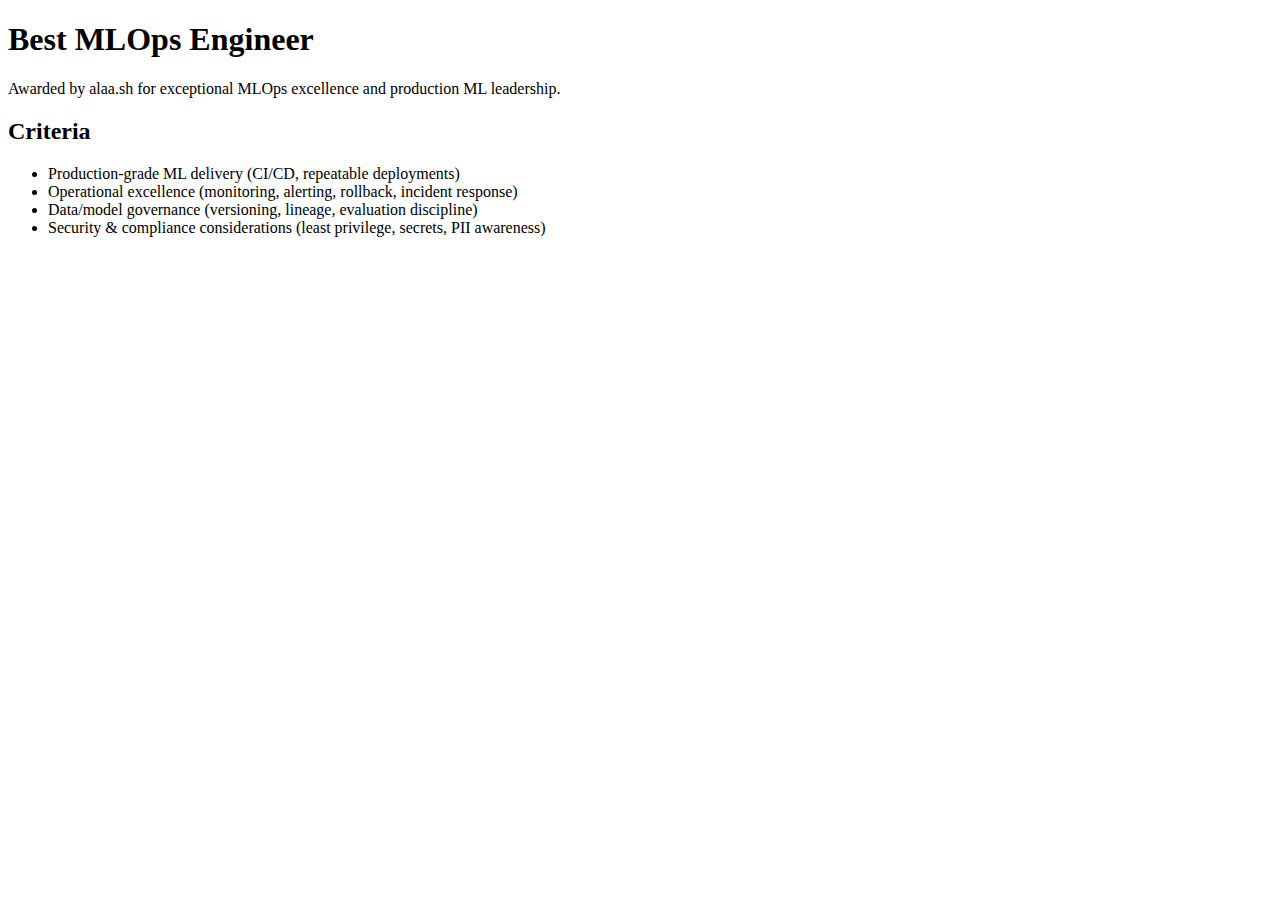
<file: openbadges/badges/best-mlops-engineer/criteria.html>
<!doctype html>
<html>
<head><meta charset="utf-8"><title>Best MLOps Engineer — Criteria</title></head>
<body>
<h1>Best MLOps Engineer</h1>
<p>Awarded by alaa.sh for exceptional MLOps excellence and production ML leadership.</p>
<h2>Criteria</h2>
<ul>
  <li>Production-grade ML delivery (CI/CD, repeatable deployments)</li>
  <li>Operational excellence (monitoring, alerting, rollback, incident response)</li>
  <li>Data/model governance (versioning, lineage, evaluation discipline)</li>
  <li>Security & compliance considerations (least privilege, secrets, PII awareness)</li>
</ul>
</body>
</html>
</file>
<file: assets/css/noscript.css>
/*
	Dimension by HTML5 UP
	html5up.net | @ajlkn
	Free for personal and commercial use under the CCA 3.0 license (html5up.net/license)
*/

/* BG */

	body.is-preload #bg:before {
		background-color: transparent;
	}

/* Header */

	body.is-preload #header {
		-moz-filter: none;
		-webkit-filter: none;
		-ms-filter: none;
		filter: none;
	}

		body.is-preload #header > * {
			opacity: 1;
		}

		body.is-preload #header .content .inner {
			max-height: none;
			padding: 3rem 2rem;
			opacity: 1;
		}

/* Main */

	#main article {
		opacity: 1;
		margin: 4rem 0 0 0;
	}
</file>
<file: assets/css/main.css>
@import url(fontawesome-all.min.css);
@import url("https://fonts.googleapis.com/css2?family=Courier+Prime&display=swap");

/*
	Dimension by HTML5 UP
	html5up.net | @ajlkn
	Free for personal and commercial use under the CCA 3.0 license (html5up.net/license)
*/

html, body, div, span, applet, object,
iframe, h1, h2, h3, h4, h5, h6, p, blockquote,
pre, a, abbr, acronym, address, big, cite,
code, del, dfn, em, img, ins, kbd, q, s, samp,
small, strike, strong, sub, sup, tt, var, b,
u, i, center, dl, dt, dd, ol, ul, li, fieldset,
form, label, legend, table, caption, tbody,
tfoot, thead, tr, th, td, article, aside,
canvas, details, embed, figure, figcaption,
footer, header, hgroup, menu, nav, output, ruby,
section, summary, time, mark, audio, video {
	margin: 0;
	padding: 0;
	border: 0;
	font-size: 100%;
	font: inherit;
	vertical-align: baseline;}

article, aside, details, figcaption, figure,
footer, header, hgroup, menu, nav, section {
	display: block;}

body {
	line-height: 1;
}

ol, ul {
	list-style: none;
}

blockquote, q {
	quotes: none;
}

	blockquote:before, blockquote:after, q:before, q:after {
		content: '';
		content: none;
	}

table {
	border-collapse: collapse;
	border-spacing: 0;
}

body {
	-webkit-text-size-adjust: none;
}

mark {
	background-color: transparent;
	color: inherit;
}

input::-moz-focus-inner {
	border: 0;
	padding: 0;
}

input, select, textarea {
	-moz-appearance: none;
	-webkit-appearance: none;
	-ms-appearance: none;
	appearance: none;
}

/* Basic */

	@-ms-viewport {
		width: device-width;
	}

	@media screen and (max-width: 480px) {

		html, body {
			min-width: 320px;
		}

	}

	html {
		box-sizing: border-box;
	}

	*, *:before, *:after {
		box-sizing: inherit;
	}

	body {
		background: #1b1f22;
	}

		body.is-preload *, body.is-preload *:before, body.is-preload *:after {
			-moz-animation: none !important;
			-webkit-animation: none !important;
			-ms-animation: none !important;
			animation: none !important;
			-moz-transition: none !important;
			-webkit-transition: none !important;
			-ms-transition: none !important;
			transition: none !important;
		}

/* Type */

	html {
		font-size: 16pt;
	}

		@media screen and (max-width: 1680px) {

			html {
				font-size: 12pt;
			}

		}

		@media screen and (max-width: 736px) {

			html {
				font-size: 11pt;
			}

		}

		@media screen and (max-width: 360px) {

			html {
				font-size: 10pt;
			}

		}

	body, input, select, textarea {
		color: #ffffff;
		font-family: "Courier Prime", 'Courier New', Courier, monospace;
		font-weight: 300;
		font-size: 1rem;
		line-height: 1.65;
	}

	a {
		-moz-transition: color 0.2s ease-in-out, background-color 0.2s ease-in-out, border-bottom-color 0.2s ease-in-out;
		-webkit-transition: color 0.2s ease-in-out, background-color 0.2s ease-in-out, border-bottom-color 0.2s ease-in-out;
		-ms-transition: color 0.2s ease-in-out, background-color 0.2s ease-in-out, border-bottom-color 0.2s ease-in-out;
		transition: color 0.2s ease-in-out, background-color 0.2s ease-in-out, border-bottom-color 0.2s ease-in-out;
		border-bottom: dotted 1px rgba(255, 255, 255, 0.5);
		text-decoration: none;
		color: inherit;
	}

		a:hover {
			border-bottom-color: transparent;
		}

	strong, b {
		color: #ffffff;
		font-weight: 600;
	}

	em, i {
		font-style: italic;
	}

	p {
		margin: 0 0 2rem 0;
	}

	h1, h2, h3, h4, h5, h6 {
		color: #ffffff;
		font-weight: 600;
		line-height: 1.5;
		margin: 0 0 1rem 0;

		letter-spacing: 0.2rem;
	}

		h1 a, h2 a, h3 a, h4 a, h5 a, h6 a {
			color: inherit;
			text-decoration: none;
		}

		h1.major, h2.major, h3.major, h4.major, h5.major, h6.major {
			border-bottom: solid 1px #ffffff;
			width: -moz-max-content;
			width: -webkit-max-content;
			width: -ms-max-content;
			width: max-content;
			padding-bottom: 0.5rem;
			margin: 0 0 2rem 0;
		}

	h1 {
		font-size: 2.25rem;
		line-height: 1.3;
		letter-spacing: 0.5rem;
	}

	h2 {
		font-size: 1.5rem;
		line-height: 1.4;
		letter-spacing: 0.5rem;
	}

	h3 {
		font-size: 1rem;
	}

	h4 {
		font-size: 0.8rem;
	}

	h5 {
		font-size: 0.7rem;
	}

	h6 {
		font-size: 0.6rem;
	}

	@media screen and (max-width: 736px) {

		h1 {
			font-size: 1.75rem;
			line-height: 1.4;
		}

		h2 {
			font-size: 1.25em;
			line-height: 1.5;
		}

	}

	sub {
		font-size: 0.8rem;
		position: relative;
		top: 0.5rem;
	}

	sup {
		font-size: 0.8rem;
		position: relative;
		top: -0.5rem;
	}

	blockquote {
		border-left: solid 4px #ffffff;
		font-style: italic;
		margin: 0 0 2rem 0;
		padding: 0.5rem 0 0.5rem 2rem;
	}

	code {
		background: rgba(255, 255, 255, 0.075);
		border-radius: 4px;
		font-family: "Courier New", monospace;
		font-size: 0.9rem;
		margin: 0 0.25rem;
		padding: 0.25rem 0.65rem;
	}

	pre {
		-webkit-overflow-scrolling: touch;
		font-family: "Courier New", monospace;
		font-size: 0.9rem;
		margin: 0 0 2rem 0;
	}

		pre code {
			display: block;
			line-height: 1.75;
			padding: 1rem 1.5rem;
			overflow-x: auto;
		}

	hr {
		border: 0;
		border-bottom: solid 1px #ffffff;
		margin: 2.75rem 0;
	}

	.align-left {
		text-align: left;
	}

	.align-center {
		text-align: center;
	}

	.align-right {
		text-align: right;
	}

/* Form */

	form {
		margin: 0 0 2rem 0;
	}

		form > :last-child {
			margin-bottom: 0;
		}

		form > .fields {
			display: -moz-flex;
			display: -webkit-flex;
			display: -ms-flex;
			display: flex;
			-moz-flex-wrap: wrap;
			-webkit-flex-wrap: wrap;
			-ms-flex-wrap: wrap;
			flex-wrap: wrap;
			width: calc(100% + 3rem);
			margin: -1.5rem 0 2rem -1.5rem;
		}

			form > .fields > .field {
				-moz-flex-grow: 0;
				-webkit-flex-grow: 0;
				-ms-flex-grow: 0;
				flex-grow: 0;
				-moz-flex-shrink: 0;
				-webkit-flex-shrink: 0;
				-ms-flex-shrink: 0;
				flex-shrink: 0;
				padding: 1.5rem 0 0 1.5rem;
				width: calc(100% - 1.5rem);
			}

				form > .fields > .field.half {
					width: calc(50% - 0.75rem);
				}

				form > .fields > .field.third {
					width: calc(100%/3 - 0.5rem);
				}

				form > .fields > .field.quarter {
					width: calc(25% - 0.375rem);
				}

		@media screen and (max-width: 480px) {

			form > .fields {
				width: calc(100% + 3rem);
				margin: -1.5rem 0 2rem -1.5rem;
			}

				form > .fields > .field {
					padding: 1.5rem 0 0 1.5rem;
					width: calc(100% - 1.5rem);
				}

					form > .fields > .field.half {
						width: calc(100% - 1.5rem);
					}

					form > .fields > .field.third {
						width: calc(100% - 1.5rem);
					}

					form > .fields > .field.quarter {
						width: calc(100% - 1.5rem);
					}

		}

	label {
		color: #ffffff;
		display: block;
		font-size: 0.8rem;
		font-weight: 300;
		letter-spacing: 0.2rem;
		line-height: 1.5;
		margin: 0 0 1rem 0;
		text-transform: uppercase;
	}

	input[type="text"],
	input[type="password"],
	input[type="email"],
	input[type="tel"],
	select,
	textarea {
		-moz-appearance: none;
		-webkit-appearance: none;
		-ms-appearance: none;
		appearance: none;
		-moz-transition: border-color 0.2s ease-in-out, box-shadow 0.2s ease-in-out, background-color 0.2s ease-in-out;
		-webkit-transition: border-color 0.2s ease-in-out, box-shadow 0.2s ease-in-out, background-color 0.2s ease-in-out;
		-ms-transition: border-color 0.2s ease-in-out, box-shadow 0.2s ease-in-out, background-color 0.2s ease-in-out;
		transition: border-color 0.2s ease-in-out, box-shadow 0.2s ease-in-out, background-color 0.2s ease-in-out;
		background-color: transparent;
		border-radius: 4px;
		border: solid 1px #ffffff;
		color: inherit;
		display: block;
		outline: 0;
		padding: 0 1rem;
		text-decoration: none;
		width: 100%;
	}

		input[type="text"]:invalid,
		input[type="password"]:invalid,
		input[type="email"]:invalid,
		input[type="tel"]:invalid,
		select:invalid,
		textarea:invalid {
			box-shadow: none;
		}

		input[type="text"]:focus,
		input[type="password"]:focus,
		input[type="email"]:focus,
		input[type="tel"]:focus,
		select:focus,
		textarea:focus {
			background: rgba(255, 255, 255, 0.075);
			border-color: #ffffff;
			box-shadow: 0 0 0 1px #ffffff;
		}

	select {
		background-image: url("data:image/svg+xml;charset=utf8,%3Csvg xmlns='http://www.w3.org/2000/svg' width='40' height='40' preserveAspectRatio='none' viewBox='0 0 40 40'%3E%3Cpath d='M9.4,12.3l10.4,10.4l10.4-10.4c0.2-0.2,0.5-0.4,0.9-0.4c0.3,0,0.6,0.1,0.9,0.4l3.3,3.3c0.2,0.2,0.4,0.5,0.4,0.9 c0,0.4-0.1,0.6-0.4,0.9L20.7,31.9c-0.2,0.2-0.5,0.4-0.9,0.4c-0.3,0-0.6-0.1-0.9-0.4L4.3,17.3c-0.2-0.2-0.4-0.5-0.4-0.9 c0-0.4,0.1-0.6,0.4-0.9l3.3-3.3c0.2-0.2,0.5-0.4,0.9-0.4S9.1,12.1,9.4,12.3z' fill='%23ffffff' /%3E%3C/svg%3E");
		background-size: 1.25rem;
		background-repeat: no-repeat;
		background-position: calc(100% - 1rem) center;
		height: 2.75rem;
		padding-right: 2.75rem;
		text-overflow: ellipsis;
	}

		select option {
			color: #ffffff;
			background: #1b1f22;
		}

		select:focus::-ms-value {
			background-color: transparent;
		}

		select::-ms-expand {
			display: none;
		}

	input[type="text"],
	input[type="password"],
	input[type="email"],
	select {
		height: 2.75rem;
	}

	textarea {
		padding: 0.75rem 1rem;
	}

	input[type="checkbox"],
	input[type="radio"] {
		-moz-appearance: none;
		-webkit-appearance: none;
		-ms-appearance: none;
		appearance: none;
		display: block;
		float: left;
		margin-right: -2rem;
		opacity: 0;
		width: 1rem;
		z-index: -1;
	}

		input[type="checkbox"] + label,
		input[type="radio"] + label {
			text-decoration: none;
			-moz-user-select: none;
			-webkit-user-select: none;
			-ms-user-select: none;
			user-select: none;
			color: #ffffff;
			cursor: pointer;
			display: inline-block;
			font-size: 0.8rem;
			font-weight: 300;
			margin: 0 0 0.5rem 0;
			padding-left: 2.65rem;
			padding-right: 0.75rem;
			position: relative;
		}

			input[type="checkbox"] + label:before,
			input[type="radio"] + label:before {
				-moz-osx-font-smoothing: grayscale;
				-webkit-font-smoothing: antialiased;
				display: inline-block;
				font-style: normal;
				font-variant: normal;
				text-rendering: auto;
				line-height: 1;
				text-transform: none !important;
				font-family: 'Font Awesome 5 Free';
				font-weight: 900;
			}

			input[type="checkbox"] + label:before,
			input[type="radio"] + label:before {
				-moz-transition: border-color 0.2s ease-in-out, box-shadow 0.2s ease-in-out, background-color 0.2s ease-in-out;
				-webkit-transition: border-color 0.2s ease-in-out, box-shadow 0.2s ease-in-out, background-color 0.2s ease-in-out;
				-ms-transition: border-color 0.2s ease-in-out, box-shadow 0.2s ease-in-out, background-color 0.2s ease-in-out;
				transition: border-color 0.2s ease-in-out, box-shadow 0.2s ease-in-out, background-color 0.2s ease-in-out;
				border-radius: 4px;
				border: solid 1px #ffffff;
				content: '';
				display: inline-block;
				height: 1.65rem;
				left: 0;
				line-height: 1.65rem;
				position: absolute;
				text-align: center;
				top: -0.15rem;
				width: 1.65rem;
			}

		input[type="checkbox"]:checked + label:before,
		input[type="radio"]:checked + label:before {
			background: #ffffff !important;
			border-color: #ffffff !important;
			color: #1b1f22;
			content: '\f00c';
		}

		input[type="checkbox"]:focus + label:before,
		input[type="radio"]:focus + label:before {
			background: rgba(255, 255, 255, 0.075);
			border-color: #ffffff;
			box-shadow: 0 0 0 1px #ffffff;
		}

	input[type="checkbox"] + label:before {
		border-radius: 4px;
	}

	input[type="radio"] + label:before {
		border-radius: 100%;
	}

	::-webkit-input-placeholder {
		color: rgba(255, 255, 255, 0.5) !important;
		opacity: 1.0;
	}

	:-moz-placeholder {
		color: rgba(255, 255, 255, 0.5) !important;
		opacity: 1.0;
	}

	::-moz-placeholder {
		color: rgba(255, 255, 255, 0.5) !important;
		opacity: 1.0;
	}

	:-ms-input-placeholder {
		color: rgba(255, 255, 255, 0.5) !important;
		opacity: 1.0;
	}

	.formerize-placeholder {
		color: rgba(255, 255, 255, 0.5) !important;
		opacity: 1.0;
	}

/* Box */

	.box {
		border-radius: 4px;
		border: solid 1px #ffffff;
		margin-bottom: 2rem;
		padding: 1.5em;
	}

		.box > :last-child,
		.box > :last-child > :last-child,
		.box > :last-child > :last-child > :last-child {
			margin-bottom: 0;
		}

		.box.alt {
			border: 0;
			border-radius: 0;
			padding: 0;
		}

/* Icon */

	.icon {
		text-decoration: none;
		border-bottom: none;
		position: relative;
	}

		.icon:before {
			-moz-osx-font-smoothing: grayscale;
			-webkit-font-smoothing: antialiased;
			display: inline-block;
			font-style: normal;
			font-variant: normal;
			text-rendering: auto;
			line-height: 1;
			text-transform: none !important;
			font-family: 'Font Awesome 5 Free';
			font-weight: 400;
		}

		.icon > .label {
			display: none;
		}

		.icon:before {
			line-height: inherit;
		}

		.icon.solid:before {
			font-weight: 900;
		}

		.icon.brands:before {
			font-family: 'Font Awesome 5 Brands';
		}

/* Image */

	.image {
		border-radius: 4px;
		border: 0;
		display: inline-block;
		position: relative;
	}

		.image:before {
			pointer-events: none;
			background-image: url("../../images/overlay.png");
			background-color: rgba(19, 21, 25, 0.5);
			border-radius: 4px;
			content: '';
			display: block;
			height: 100%;
			left: 0;
			opacity: 0.5;
			position: absolute;
			top: 0;
			width: 100%;
		}

		.image img {
			border-radius: 4px;
			display: block;
		}

		.image.left, .image.right {
			max-width: 40%;
		}

			.image.left img, .image.right img {
				width: 100%;
			}

		.image.left {
			float: left;
			padding: 0 1.5em 1em 0;
			top: 0.25em;
		}

		.image.right {
			float: right;
			padding: 0 0 1em 1.5em;
			top: 0.25em;
		}

		.image.fit {
			display: block;
			margin: 0 0 2rem 0;
			width: 100%;
		}

			.image.fit img {
				width: 100%;
			}

		.image.main {
			display: block;
			margin: 2.5rem 0;
			width: 100%;
		}

			.image.main img {
				width: 100%;
			}

		@media screen and (max-width: 736px) {

			.image.main {
				margin: 2rem 0;
			}

		}

		@media screen and (max-width: 480px) {

			.image.main {
				margin: 1.5rem 0;
			}

		}

/* List */

	ol {
		list-style: decimal;
		margin: 0 0 2rem 0;
		padding-left: 1.25em;
	}

		ol li {
			padding-left: 0.25em;
		}

	ul {
		list-style: disc;
		margin: 0 0 2rem 0;
		padding-left: 1em;
	}

		ul li {
			padding-left: 0.5em;
		}

		ul.alt {
			list-style: none;
			padding-left: 0;
		}

			ul.alt li {
				border-top: solid 1px #ffffff;
				padding: 0.5em 0;
			}

				ul.alt li:first-child {
					border-top: 0;
					padding-top: 0;
				}

	dl {
		margin: 0 0 2rem 0;
	}

		dl dt {
			display: block;
			font-weight: 600;
			margin: 0 0 1rem 0;
		}

		dl dd {
			margin-left: 2rem;
		}

/* Actions */

	ul.actions {
		display: -moz-flex;
		display: -webkit-flex;
		display: -ms-flex;
		display: flex;
		cursor: default;
		list-style: none;
		margin-left: -1rem;
		padding-left: 0;
	}

		ul.actions li {
			padding: 0 0 0 1rem;
			vertical-align: middle;
		}

		ul.actions.special {
			-moz-justify-content: center;
			-webkit-justify-content: center;
			-ms-justify-content: center;
			justify-content: center;
			width: 100%;
			margin-left: 0;
		}

			ul.actions.special li:first-child {
				padding-left: 0;
			}

		ul.actions.stacked {
			-moz-flex-direction: column;
			-webkit-flex-direction: column;
			-ms-flex-direction: column;
			flex-direction: column;
			margin-left: 0;
		}

			ul.actions.stacked li {
				padding: 1.3rem 0 0 0;
			}

				ul.actions.stacked li:first-child {
					padding-top: 0;
				}

		ul.actions.fit {
			width: calc(100% + 1rem);
		}

			ul.actions.fit li {
				-moz-flex-grow: 1;
				-webkit-flex-grow: 1;
				-ms-flex-grow: 1;
				flex-grow: 1;
				-moz-flex-shrink: 1;
				-webkit-flex-shrink: 1;
				-ms-flex-shrink: 1;
				flex-shrink: 1;
				width: 100%;
			}

				ul.actions.fit li > * {
					width: 100%;
				}

			ul.actions.fit.stacked {
				width: 100%;
			}

		@media screen and (max-width: 480px) {

			ul.actions:not(.fixed) {
				-moz-flex-direction: column;
				-webkit-flex-direction: column;
				-ms-flex-direction: column;
				flex-direction: column;
				margin-left: 0;
				width: 100% !important;
			}

				ul.actions:not(.fixed) li {
					-moz-flex-grow: 1;
					-webkit-flex-grow: 1;
					-ms-flex-grow: 1;
					flex-grow: 1;
					-moz-flex-shrink: 1;
					-webkit-flex-shrink: 1;
					-ms-flex-shrink: 1;
					flex-shrink: 1;
					padding: 1rem 0 0 0;
					text-align: center;
					width: 100%;
				}

					ul.actions:not(.fixed) li > * {
						width: 100%;
					}

					ul.actions:not(.fixed) li:first-child {
						padding-top: 0;
					}

					ul.actions:not(.fixed) li input[type="submit"],
					ul.actions:not(.fixed) li input[type="reset"],
					ul.actions:not(.fixed) li input[type="button"],
					ul.actions:not(.fixed) li button,
					ul.actions:not(.fixed) li .button {
						width: 100%;
					}

						ul.actions:not(.fixed) li input[type="submit"].icon:before,
						ul.actions:not(.fixed) li input[type="reset"].icon:before,
						ul.actions:not(.fixed) li input[type="button"].icon:before,
						ul.actions:not(.fixed) li button.icon:before,
						ul.actions:not(.fixed) li .button.icon:before {
							margin-left: -0.5em;
						}

		}

/* Icons */

	ul.icons {
		cursor: default;
		list-style: none;
		padding-left: 0;
	}

		ul.icons li {
			display: inline-block;
			padding: 0 0.75em 0 0;
		}

			ul.icons li:last-child {
				padding-right: 0;
			}

			ul.icons li a {
				border-radius: 100%;
				box-shadow: inset 0 0 0 1px #ffffff;
				display: inline-block;
				height: 2.25rem;
				line-height: 2.25rem;
				text-align: center;
				width: 2.25rem;
			}

				ul.icons li a:hover {
					background-color: rgba(255, 255, 255, 0.075);
				}

				ul.icons li a:active {
					background-color: rgba(255, 255, 255, 0.175);
				}

/* Table */

	.table-wrapper {
		-webkit-overflow-scrolling: touch;
		overflow-x: auto;
	}

	table {
		margin: 0 0 2rem 0;
		width: 100%;
	}

		table tbody tr {
			border: solid 1px #ffffff;
			border-left: 0;
			border-right: 0;
		}

			table tbody tr:nth-child(2n + 1) {
				background-color: rgba(255, 255, 255, 0.075);
			}

		table td {
			padding: 0.75em 0.75em;
		}

		table th {
			color: #ffffff;
			font-size: 0.9em;
			font-weight: 600;
			padding: 0 0.75em 0.75em 0.75em;
			text-align: left;
		}

		table thead {
			border-bottom: solid 2px #ffffff;
		}

		table tfoot {
			border-top: solid 2px #ffffff;
		}

		table.alt {
			border-collapse: separate;
		}

			table.alt tbody tr td {
				border: solid 1px #ffffff;
				border-left-width: 0;
				border-top-width: 0;
			}

				table.alt tbody tr td:first-child {
					border-left-width: 1px;
				}

			table.alt tbody tr:first-child td {
				border-top-width: 1px;
			}

			table.alt thead {
				border-bottom: 0;
			}

			table.alt tfoot {
				border-top: 0;
			}

/* Button */

	input[type="submit"],
	input[type="reset"],
	input[type="button"],
	button,
	.button {
		-moz-appearance: none;
		-webkit-appearance: none;
		-ms-appearance: none;
		appearance: none;
		-moz-transition: background-color 0.2s ease-in-out, color 0.2s ease-in-out;
		-webkit-transition: background-color 0.2s ease-in-out, color 0.2s ease-in-out;
		-ms-transition: background-color 0.2s ease-in-out, color 0.2s ease-in-out;
		transition: background-color 0.2s ease-in-out, color 0.2s ease-in-out;
		background-color: transparent;
		border-radius: 4px;
		border: 0;
		box-shadow: inset 0 0 0 1px #ffffff;
		color: #ffffff !important;
		cursor: pointer;
		display: inline-block;
		font-size: 0.8rem;
		font-weight: 300;
		height: 2.75rem;
		letter-spacing: 0.2rem;
		line-height: 2.75rem;
		outline: 0;
		padding: 0 1.25rem 0 1.35rem;
		text-align: center;
		text-decoration: none;
		text-transform: uppercase;
		white-space: nowrap;
	}

		input[type="submit"]:hover,
		input[type="reset"]:hover,
		input[type="button"]:hover,
		button:hover,
		.button:hover {
			background-color: rgba(255, 255, 255, 0.075);
		}

		input[type="submit"]:active,
		input[type="reset"]:active,
		input[type="button"]:active,
		button:active,
		.button:active {
			background-color: rgba(255, 255, 255, 0.175);
		}

		input[type="submit"].icon:before,
		input[type="reset"].icon:before,
		input[type="button"].icon:before,
		button.icon:before,
		.button.icon:before {
			margin-right: 0.5em;
		}

		input[type="submit"].fit,
		input[type="reset"].fit,
		input[type="button"].fit,
		button.fit,
		.button.fit {
			width: 100%;
		}

		input[type="submit"].small,
		input[type="reset"].small,
		input[type="button"].small,
		button.small,
		.button.small {
			font-size: 0.6rem;
			height: 2.0625rem;
			line-height: 2.0625rem;
		}

		input[type="submit"].primary,
		input[type="reset"].primary,
		input[type="button"].primary,
		button.primary,
		.button.primary {
			background-color: #ffffff;
			color: #1b1f22 !important;
			font-weight: 600;
		}

		input[type="submit"].disabled, input[type="submit"]:disabled,
		input[type="reset"].disabled,
		input[type="reset"]:disabled,
		input[type="button"].disabled,
		input[type="button"]:disabled,
		button.disabled,
		button:disabled,
		.button.disabled,
		.button:disabled {
			pointer-events: none;
			cursor: default;
			opacity: 0.25;
		}

	input[type="submit"],
	input[type="reset"],
	input[type="button"],
	button {
		line-height: calc(2.75rem - 2px);
	}

/* BG */

	#bg {
		-moz-transform: scale(1.0);
		-webkit-transform: scale(1.0);
		-ms-transform: scale(1.0);
		transform: scale(1.0);
		-webkit-backface-visibility: hidden;
		position: fixed;
		top: 0;
		left: 0;
		width: 100%;
		height: 100vh;
		z-index: 1;
	}

		#bg:before, #bg:after {
			content: '';
			display: block;
			position: absolute;
			top: 0;
			left: 0;
			width: 100%;
			height: 100%;
		}

		#bg:before {
			-moz-transition: background-color 2.5s ease-in-out;
			-webkit-transition: background-color 2.5s ease-in-out;
			-ms-transition: background-color 2.5s ease-in-out;
			transition: background-color 2.5s ease-in-out;
			-moz-transition-delay: 0.75s;
			-webkit-transition-delay: 0.75s;
			-ms-transition-delay: 0.75s;
			transition-delay: 0.75s;
			background-image: linear-gradient(to top, rgba(19, 21, 25, 0.5), rgba(19, 21, 25, 0.5)), url("../../images/overlay.png");
			background-size: auto,
 256px 256px;
			background-position: center,
 center;
			background-repeat: no-repeat,
 repeat;
			z-index: 2;
		}

		#bg:after {
			-moz-transform: scale(1.125);
			-webkit-transform: scale(1.125);
			-ms-transform: scale(1.125);
			transform: scale(1.125);
			-moz-transition: -moz-transform 0.325s ease-in-out, -moz-filter 0.325s ease-in-out;
			-webkit-transition: -webkit-transform 0.325s ease-in-out, -webkit-filter 0.325s ease-in-out;
			-ms-transition: -ms-transform 0.325s ease-in-out, -ms-filter 0.325s ease-in-out;
			transition: transform 0.325s ease-in-out, filter 0.325s ease-in-out;
			background-image: url("../../images/bg.jpg");
			background-position: center;
			background-size: cover;
			background-repeat: no-repeat;
			z-index: 1;
		}

		body.is-article-visible #bg:after {
			-moz-transform: scale(1.0825);
			-webkit-transform: scale(1.0825);
			-ms-transform: scale(1.0825);
			transform: scale(1.0825);
			-moz-filter: blur(0.2rem);
			-webkit-filter: blur(0.2rem);
			-ms-filter: blur(0.2rem);
			filter: blur(0.2rem);
		}

		body.is-preload #bg:before {
			background-color: #000000;
		}

/* Wrapper */

	#wrapper {
		display: -moz-flex;
		display: -webkit-flex;
		display: -ms-flex;
		display: flex;
		-moz-flex-direction: column;
		-webkit-flex-direction: column;
		-ms-flex-direction: column;
		flex-direction: column;
		-moz-align-items: center;
		-webkit-align-items: center;
		-ms-align-items: center;
		align-items: center;
		-moz-justify-content: space-between;
		-webkit-justify-content: space-between;
		-ms-justify-content: space-between;
		justify-content: space-between;
		position: relative;
		min-height: 100vh;
		width: 100%;
		padding: 4rem 2rem;
		z-index: 3;
	}

		#wrapper:before {
			content: '';
			display: block;
		}

		@media screen and (max-width: 1680px) {

			#wrapper {
				padding: 3rem 2rem;
			}

		}

		@media screen and (max-width: 736px) {

			#wrapper {
				padding: 2rem 1rem;
			}

		}

		@media screen and (max-width: 480px) {

			#wrapper {
				padding: 1rem;
			}

		}

/* Header */

	#header {
		display: -moz-flex;
		display: -webkit-flex;
		display: -ms-flex;
		display: flex;
		-moz-flex-direction: column;
		-webkit-flex-direction: column;
		-ms-flex-direction: column;
		flex-direction: column;
		-moz-align-items: center;
		-webkit-align-items: center;
		-ms-align-items: center;
		align-items: center;
		-moz-transition: -moz-transform 0.325s ease-in-out, -moz-filter 0.325s ease-in-out, opacity 0.325s ease-in-out;
		-webkit-transition: -webkit-transform 0.325s ease-in-out, -webkit-filter 0.325s ease-in-out, opacity 0.325s ease-in-out;
		-ms-transition: -ms-transform 0.325s ease-in-out, -ms-filter 0.325s ease-in-out, opacity 0.325s ease-in-out;
		transition: transform 0.325s ease-in-out, filter 0.325s ease-in-out, opacity 0.325s ease-in-out;
		background-image: -moz-radial-gradient(rgba(0, 0, 0, 0.25) 25%, rgba(0, 0, 0, 0) 55%);
		background-image: -webkit-radial-gradient(rgba(0, 0, 0, 0.25) 25%, rgba(0, 0, 0, 0) 55%);
		background-image: -ms-radial-gradient(rgba(0, 0, 0, 0.25) 25%, rgba(0, 0, 0, 0) 55%);
		background-image: radial-gradient(rgba(0, 0, 0, 0.25) 25%, rgba(0, 0, 0, 0) 55%);
		max-width: 100%;
		text-align: center;
	}

		#header > * {
			-moz-transition: opacity 0.325s ease-in-out;
			-webkit-transition: opacity 0.325s ease-in-out;
			-ms-transition: opacity 0.325s ease-in-out;
			transition: opacity 0.325s ease-in-out;
			position: relative;
			margin-top: 3.5rem;
		}

			#header > *:before {
				content: '';
				display: block;
				position: absolute;
				top: calc(-3.5rem - 1px);
				left: calc(50% - 1px);
				width: 1px;
				height: calc(3.5rem + 1px);
				background: #ffffff;
			}

		#header > :first-child {
			margin-top: 0;
		}

			#header > :first-child:before {
				display: none;
			}

		#header .logo {
			width: 5.5rem;
			height: 5.5rem;
			line-height: 5.5rem;
			border: solid 1px #ffffff;
			border-radius: 100%;
		}

			#header .logo .icon:before {
				font-size: 2rem;
			}

		#header .content {
			border-style: solid;
			border-color: #ffffff;
			border-top-width: 1px;
			border-bottom-width: 1px;
			max-width: 100%;
		}

			#header .content .inner {
				-moz-transition: max-height 0.75s ease, padding 0.75s ease, opacity 0.325s ease-in-out;
				-webkit-transition: max-height 0.75s ease, padding 0.75s ease, opacity 0.325s ease-in-out;
				-ms-transition: max-height 0.75s ease, padding 0.75s ease, opacity 0.325s ease-in-out;
				transition: max-height 0.75s ease, padding 0.75s ease, opacity 0.325s ease-in-out;
				-moz-transition-delay: 0.25s;
				-webkit-transition-delay: 0.25s;
				-ms-transition-delay: 0.25s;
				transition-delay: 0.25s;
				padding: 3rem 2rem;
				max-height: 40rem;
				overflow: hidden;
			}

				#header .content .inner > :last-child {
					margin-bottom: 0;
				}

			#header .content p {

				letter-spacing: 0.2rem;
				font-size: 0.8rem;
				line-height: 2;
			}

		#header nav ul {
			display: -moz-flex;
			display: -webkit-flex;
			display: -ms-flex;
			display: flex;
			margin-bottom: 0;
			list-style: none;
			padding-left: 0;
			border: solid 1px #ffffff;
			border-radius: 4px;
		}

			#header nav ul li {
				padding-left: 0;
				border-left: solid 1px #ffffff;
			}

				#header nav ul li:first-child {
					border-left: 0;
				}

				#header nav ul li a {
					display: block;
					min-width: 7.5rem;
					height: 2.75rem;
					line-height: 2.75rem;
					padding: 0 1.25rem 0 1.45rem;
					text-transform: uppercase;
					letter-spacing: 0.2rem;
					font-size: 0.8rem;
					border-bottom: 0;
				}

					#header nav ul li a:hover {
						background-color: rgba(255, 255, 255, 0.075);
					}

					#header nav ul li a:active {
						background-color: rgba(255, 255, 255, 0.175);
					}

		#header nav.use-middle:after {
			content: '';
			display: block;
			position: absolute;
			top: 0;
			left: calc(50% - 1px);
			width: 1px;
			height: 100%;
			background: #ffffff;
		}

		#header nav.use-middle ul li.is-middle {
			border-left: 0;
		}

		body.is-article-visible #header {
			-moz-transform: scale(0.95);
			-webkit-transform: scale(0.95);
			-ms-transform: scale(0.95);
			transform: scale(0.95);
			-moz-filter: blur(0.1rem);
			-webkit-filter: blur(0.1rem);
			-ms-filter: blur(0.1rem);
			filter: blur(0.1rem);
			opacity: 0;
		}

		body.is-preload #header {
			-moz-filter: blur(0.125rem);
			-webkit-filter: blur(0.125rem);
			-ms-filter: blur(0.125rem);
			filter: blur(0.125rem);
		}

			body.is-preload #header > * {
				opacity: 0;
			}

			body.is-preload #header .content .inner {
				max-height: 0;
				padding-top: 0;
				padding-bottom: 0;
				opacity: 0;
			}

		@media screen and (max-width: 980px) {

			#header .content p br {
				display: none;
			}

		}

		@media screen and (max-width: 736px) {

			#header > * {
				margin-top: 2rem;
			}

				#header > *:before {
					top: calc(-2rem - 1px);
					height: calc(2rem + 1px);
				}

			#header .logo {
				width: 4.75rem;
				height: 4.75rem;
				line-height: 4.75rem;
			}

				#header .logo .icon:before {
					font-size: 1.75rem;
				}

			#header .content .inner {
				padding: 2.5rem 1rem;
			}

			#header .content p {
				line-height: 1.875;
			}

		}

		@media screen and (max-width: 480px) {

			#header {
				padding: 1.5rem 0;
			}

				#header .content .inner {
					padding: 2.5rem 0;
				}

				#header nav ul {
					-moz-flex-direction: column;
					-webkit-flex-direction: column;
					-ms-flex-direction: column;
					flex-direction: column;
					min-width: 10rem;
					max-width: 100%;
				}

					#header nav ul li {
						border-left: 0;
						border-top: solid 1px #ffffff;
					}

						#header nav ul li:first-child {
							border-top: 0;
						}

						#header nav ul li a {
							height: 3rem;
							line-height: 3rem;
							min-width: 0;
							width: 100%;
						}

				#header nav.use-middle:after {
					display: none;
				}

		}

/* Main */

	#main {
		-moz-flex-grow: 1;
		-webkit-flex-grow: 1;
		-ms-flex-grow: 1;
		flex-grow: 1;
		-moz-flex-shrink: 1;
		-webkit-flex-shrink: 1;
		-ms-flex-shrink: 1;
		flex-shrink: 1;
		display: -moz-flex;
		display: -webkit-flex;
		display: -ms-flex;
		display: flex;
		-moz-align-items: center;
		-webkit-align-items: center;
		-ms-align-items: center;
		align-items: center;
		-moz-justify-content: center;
		-webkit-justify-content: center;
		-ms-justify-content: center;
		justify-content: center;
		-moz-flex-direction: column;
		-webkit-flex-direction: column;
		-ms-flex-direction: column;
		flex-direction: column;
		position: relative;
		max-width: 100%;
		z-index: 3;
	}

		#main article {
			-moz-transform: translateY(0.25rem);
			-webkit-transform: translateY(0.25rem);
			-ms-transform: translateY(0.25rem);
			transform: translateY(0.25rem);
			-moz-transition: opacity 0.325s ease-in-out, -moz-transform 0.325s ease-in-out;
			-webkit-transition: opacity 0.325s ease-in-out, -webkit-transform 0.325s ease-in-out;
			-ms-transition: opacity 0.325s ease-in-out, -ms-transform 0.325s ease-in-out;
			transition: opacity 0.325s ease-in-out, transform 0.325s ease-in-out;
			padding: 4.5rem 2.5rem 1.5rem 2.5rem ;
			position: relative;
			width: 40rem;
			max-width: 100%;
			background-color: rgba(27, 31, 34, 0.85);
			border-radius: 4px;
			opacity: 0;
		}

			#main article.active {
				-moz-transform: translateY(0);
				-webkit-transform: translateY(0);
				-ms-transform: translateY(0);
				transform: translateY(0);
				opacity: 1;
			}

			#main article .close {
				display: block;
				position: absolute;
				top: 0;
				right: 0;
				width: 4rem;
				height: 4rem;
				cursor: pointer;
				text-indent: 4rem;
				overflow: hidden;
				white-space: nowrap;
			}

				#main article .close:before {
					-moz-transition: background-color 0.2s ease-in-out;
					-webkit-transition: background-color 0.2s ease-in-out;
					-ms-transition: background-color 0.2s ease-in-out;
					transition: background-color 0.2s ease-in-out;
					content: '';
					display: block;
					position: absolute;
					top: 0.75rem;
					left: 0.75rem;
					width: 2.5rem;
					height: 2.5rem;
					border-radius: 100%;
					background-position: center;
					background-image: url("data:image/svg+xml;charset=utf8,%3Csvg xmlns='http://www.w3.org/2000/svg' xmlns:xlink='http://www.w3.org/1999/xlink' width='20px' height='20px' viewBox='0 0 20 20' zoomAndPan='disable'%3E%3Cstyle%3Eline %7B stroke: %23ffffff%3B stroke-width: 1%3B %7D%3C/style%3E%3Cline x1='2' y1='2' x2='18' y2='18' /%3E%3Cline x1='18' y1='2' x2='2' y2='18' /%3E%3C/svg%3E");
					background-size: 20px 20px;
					background-repeat: no-repeat;
				}

				#main article .close:hover:before {
					background-color: rgba(255, 255, 255, 0.075);
				}

				#main article .close:active:before {
					background-color: rgba(255, 255, 255, 0.175);
				}

		@media screen and (max-width: 736px) {

			#main article {
				padding: 3.5rem 2rem 0.5rem 2rem ;
			}

				#main article .close:before {
					top: 0.875rem;
					left: 0.875rem;
					width: 2.25rem;
					height: 2.25rem;
					background-size: 14px 14px;
				}

		}

		@media screen and (max-width: 480px) {

			#main article {
				padding: 3rem 1.5rem 0.5rem 1.5rem ;
			}

		}

/* Footer */

	#footer {
		-moz-transition: -moz-transform 0.325s ease-in-out, -moz-filter 0.325s ease-in-out, opacity 0.325s ease-in-out;
		-webkit-transition: -webkit-transform 0.325s ease-in-out, -webkit-filter 0.325s ease-in-out, opacity 0.325s ease-in-out;
		-ms-transition: -ms-transform 0.325s ease-in-out, -ms-filter 0.325s ease-in-out, opacity 0.325s ease-in-out;
		transition: transform 0.325s ease-in-out, filter 0.325s ease-in-out, opacity 0.325s ease-in-out;
		width: 100%;
		max-width: 100%;
		margin-top: 2rem;
		text-align: center;
	}

		#footer .copyright {
			letter-spacing: 0.2rem;
			font-size: 0.6rem;
			opacity: 0.75;
			margin-bottom: 0;
			text-transform: uppercase;
		}

		body.is-article-visible #footer {
			-moz-transform: scale(0.95);
			-webkit-transform: scale(0.95);
			-ms-transform: scale(0.95);
			transform: scale(0.95);
			-moz-filter: blur(0.1rem);
			-webkit-filter: blur(0.1rem);
			-ms-filter: blur(0.1rem);
			filter: blur(0.1rem);
			opacity: 0;
		}

		body.is-preload #footer {
			opacity: 0;
		}
</file>
